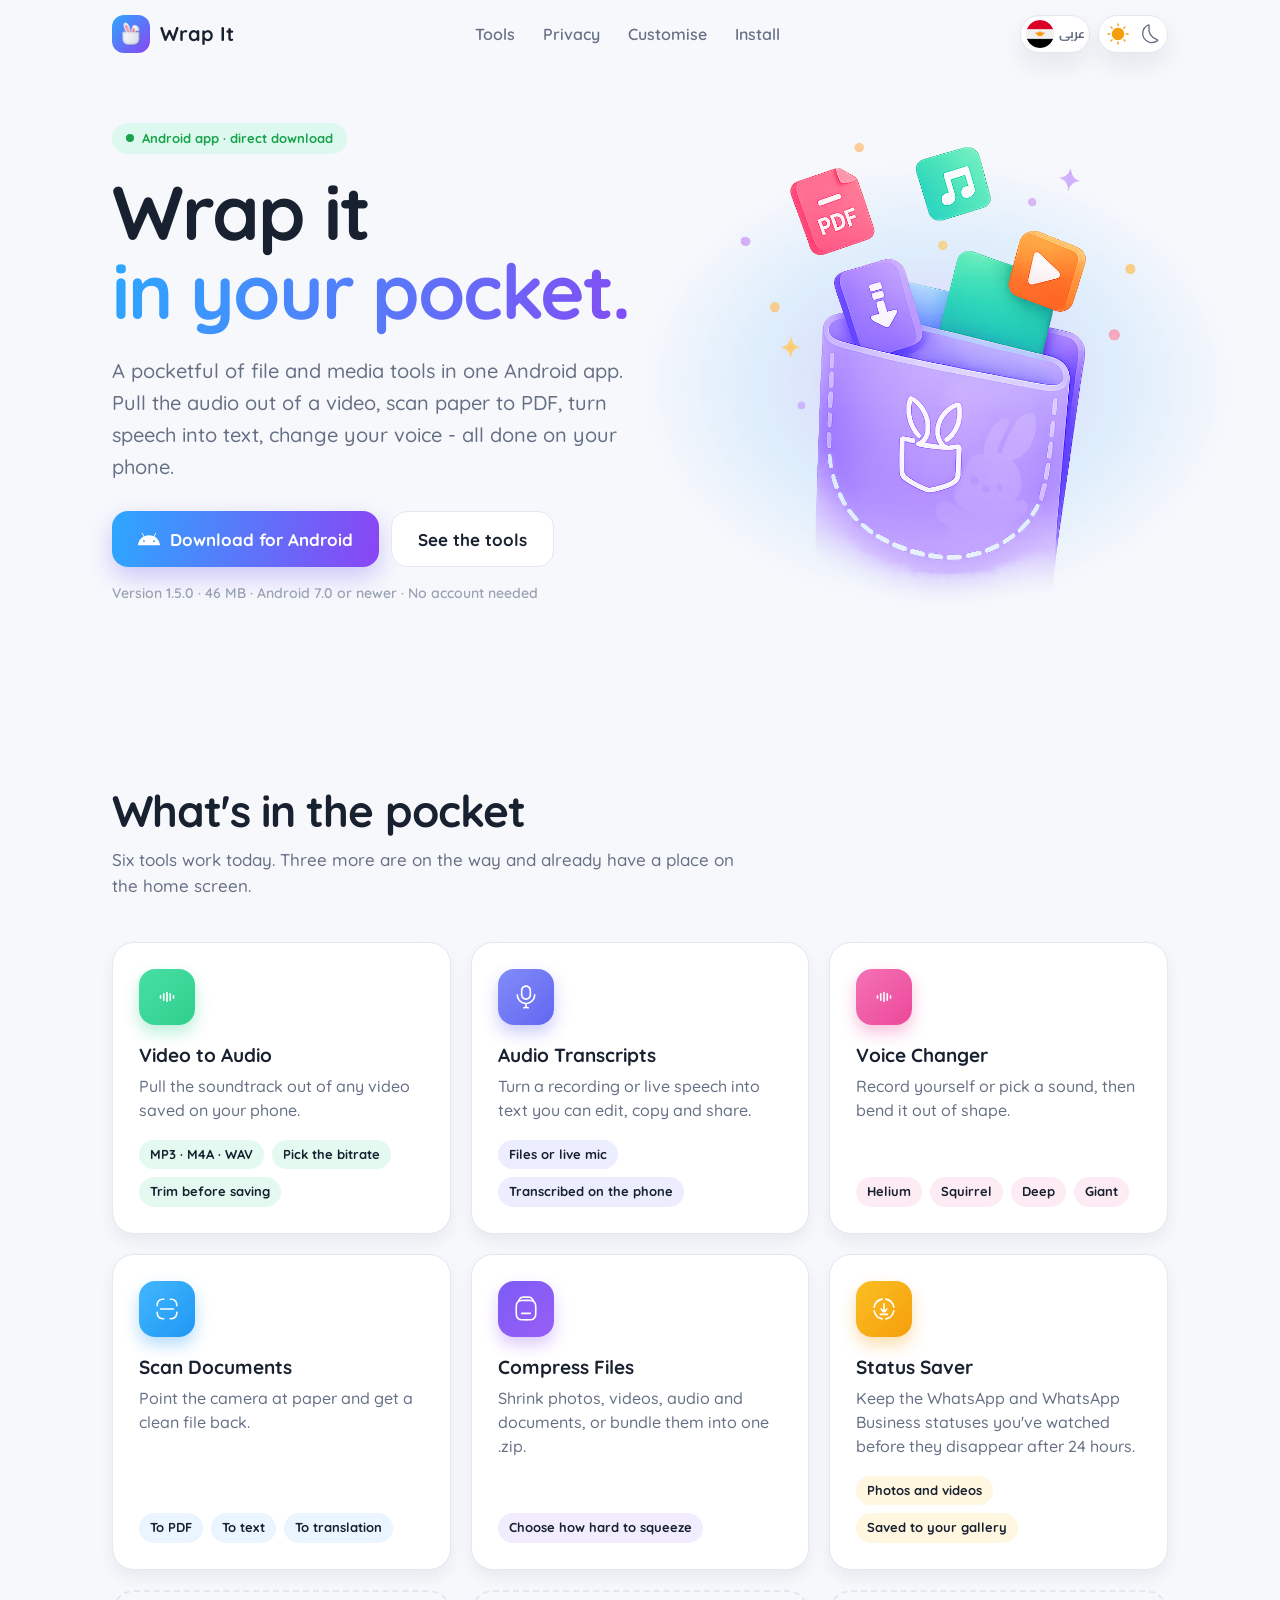
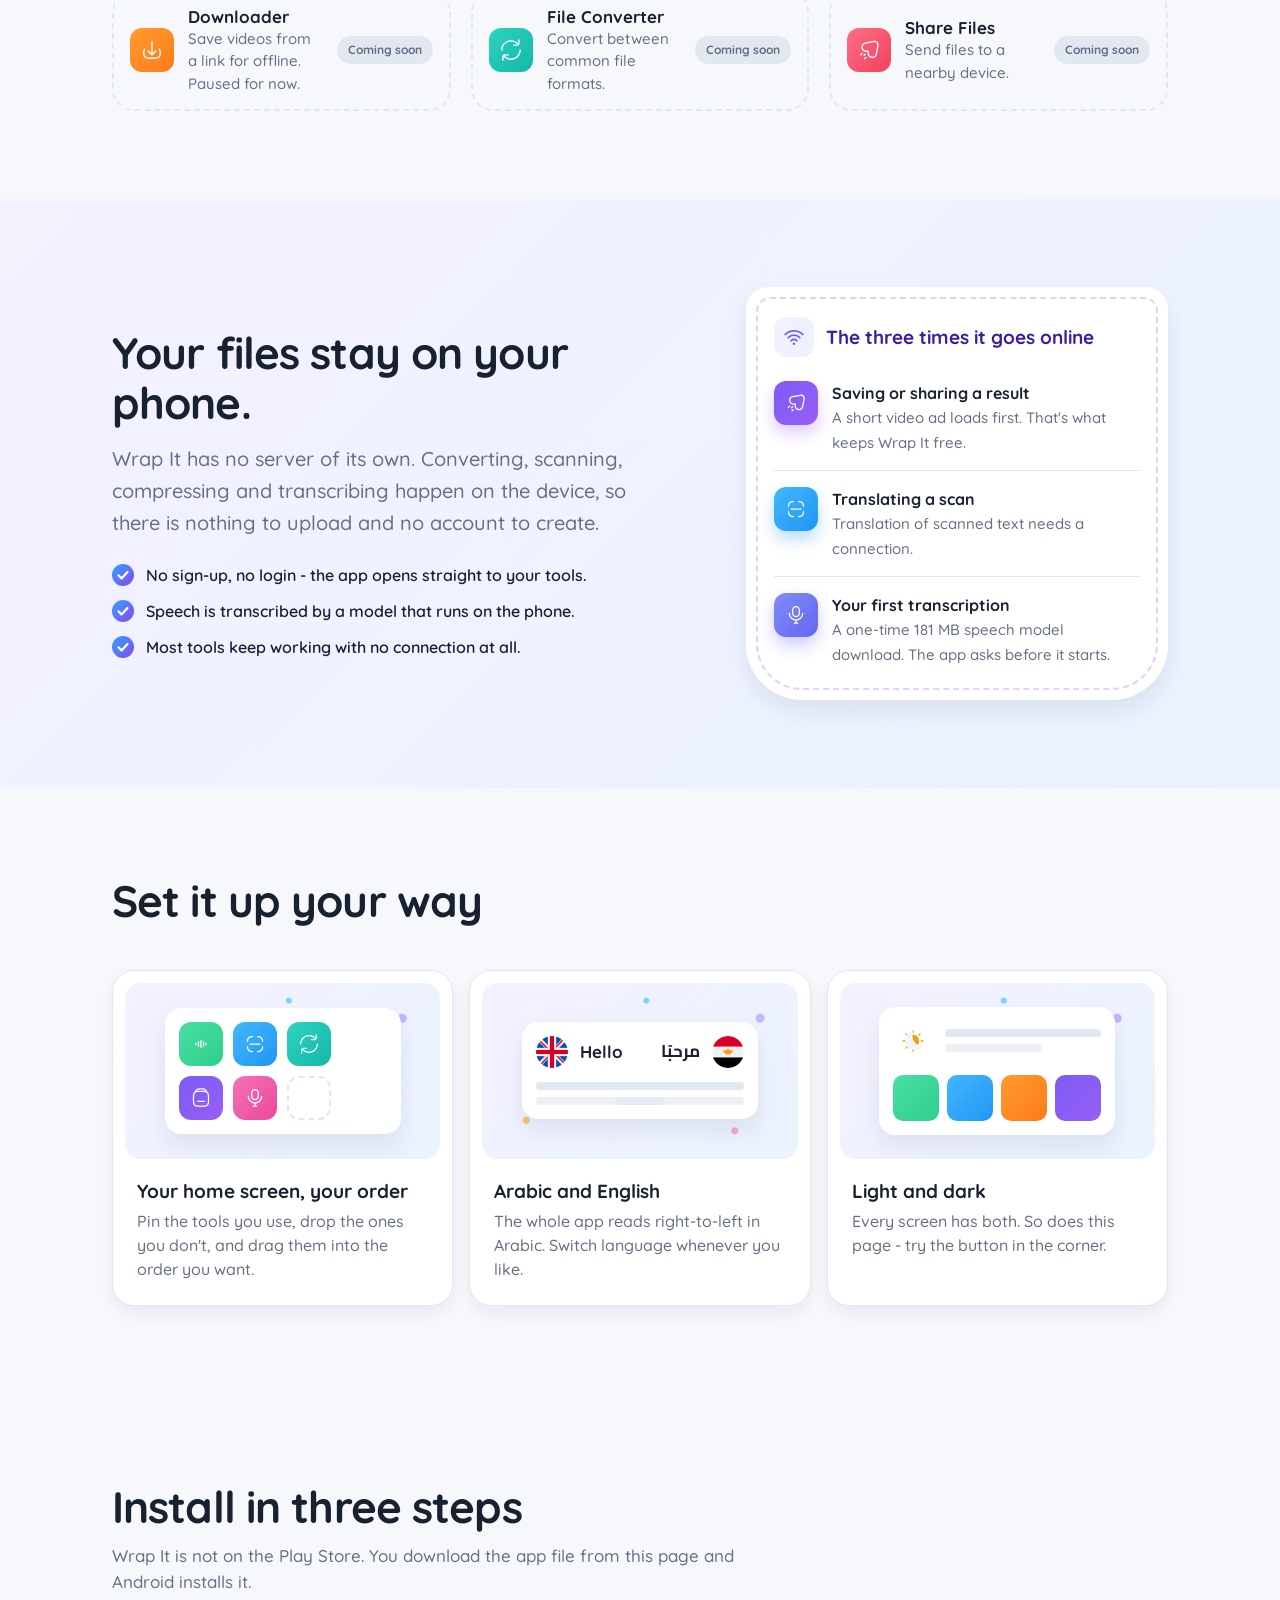
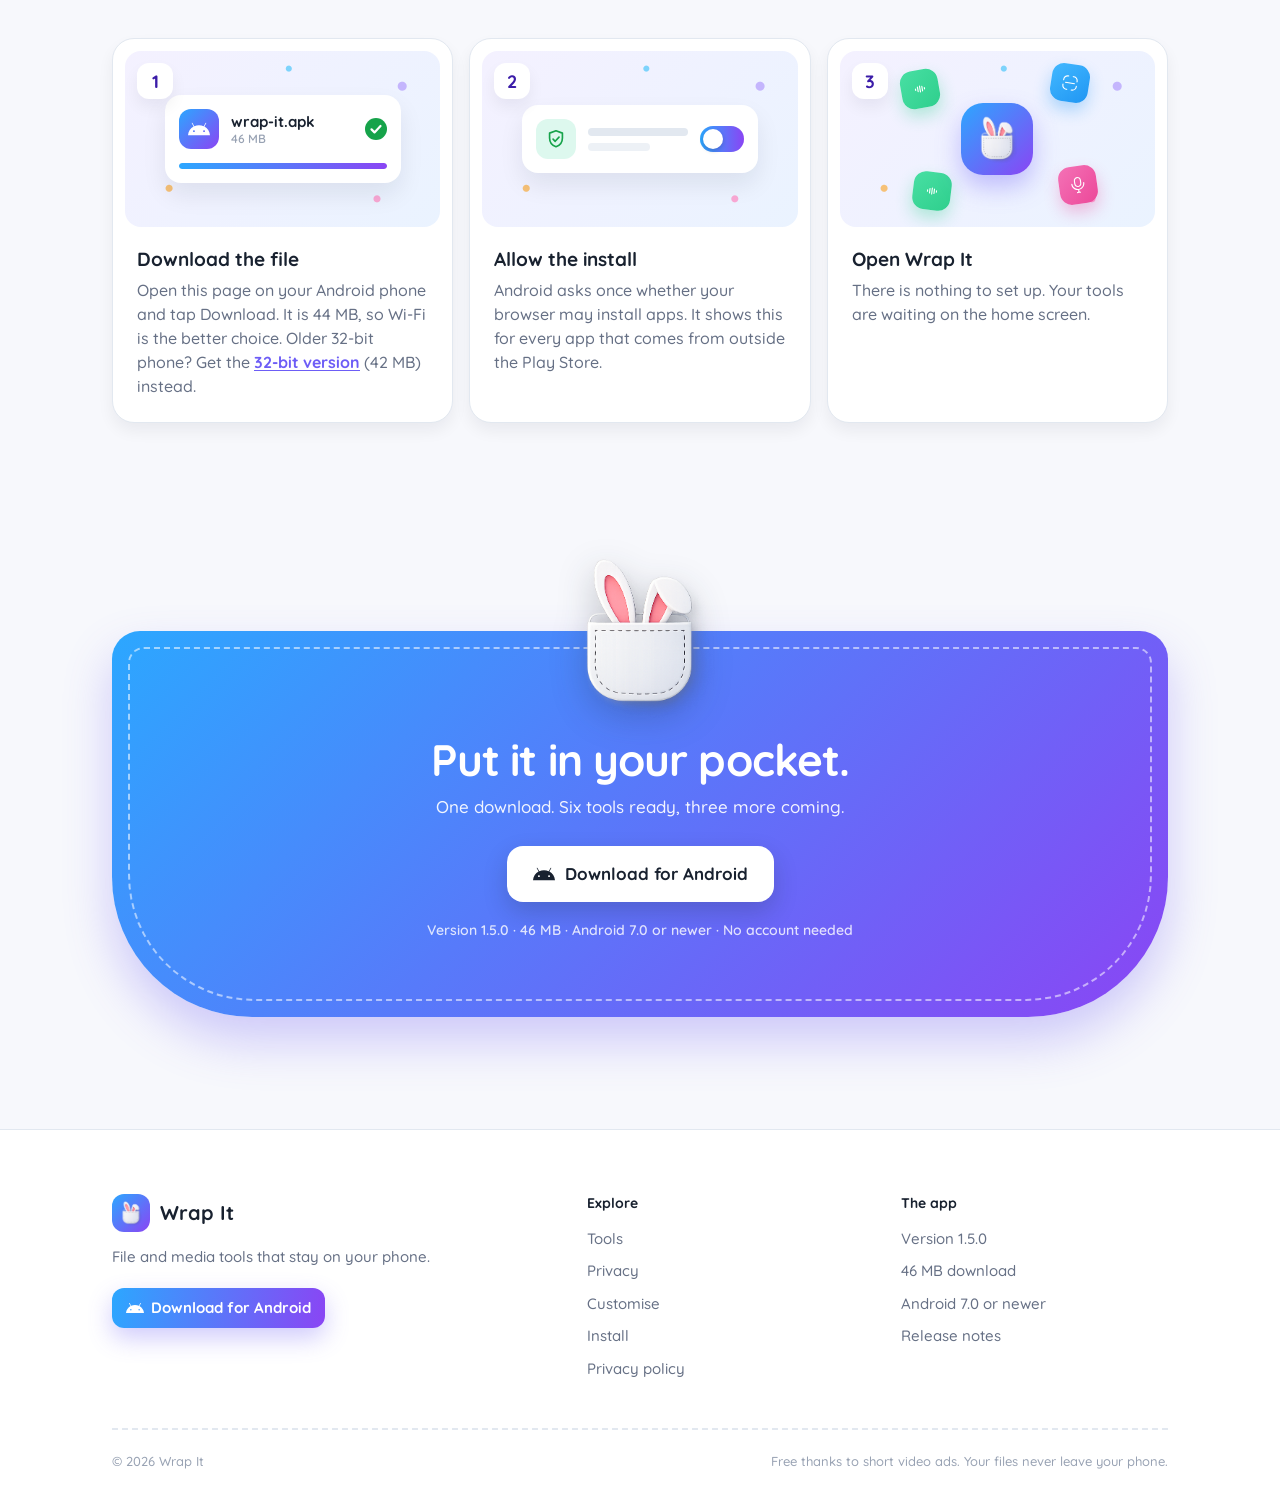
<file: index.html>
<!doctype html>
<html lang="en" dir="ltr">
  <head>
    <meta charset="utf-8" />
    <meta name="viewport" content="width=device-width, initial-scale=1" />
    <title>Wrap It - file and media tools in your pocket</title>
    <meta
      name="description"
      content="Wrap It is an Android app of everyday file and media tools: video to audio, document scanning, speech to text, a voice changer, a status saver and file compression. Everything runs on your phone."
    />
    <meta
      property="og:title"
      content="Wrap It - file and media tools in your pocket"
    />
    <meta
      property="og:description"
      content="Video to audio, scanning, speech to text, voice effects and compression - all on your Android phone."
    />
    <meta property="og:type" content="website" />
    <meta name="theme-color" content="#F7F8FC" />
    <link rel="icon" type="image/png" href="assets/favicon.png" />
    <link rel="apple-touch-icon" href="assets/favicon.png" />

    <script>
      // Applied before first paint so the saved theme and language never flash.
      (function () {
        var root = document.documentElement;
        var theme, lang;
        try {
          theme = localStorage.getItem("wrap-it-theme");
          lang = localStorage.getItem("wrap-it-lang");
        } catch (e) {}
        if (!theme) {
          theme = window.matchMedia("(prefers-color-scheme: dark)").matches
            ? "dark"
            : "light";
        }
        if (!lang) {
          lang =
            (navigator.language || "en").toLowerCase().indexOf("ar") === 0
              ? "ar"
              : "en";
        }
        root.dataset.theme = theme;
        root.lang = lang;
        root.dir = lang === "ar" ? "rtl" : "ltr";
        root.classList.add("js");
      })();
    </script>

    <link rel="preconnect" href="https://fonts.googleapis.com" />
    <link rel="preconnect" href="https://fonts.gstatic.com" crossorigin />
    <link
      href="https://fonts.googleapis.com/css2?family=Cairo:wght@500;600;700;800&family=Quicksand:wght@500;600;700&display=swap"
      rel="stylesheet"
    />
    <link rel="stylesheet" href="styles.css" />
  </head>

  <body>
    <a class="skip-link" href="#main" data-i18n="skip">Skip to content</a>

    <header class="nav">
      <div class="nav__inner container">
        <a class="brand" href="#top" aria-label="Wrap It">
          <img src="assets/logo.png" alt="" width="431" height="466" />
          <span data-i18n="appName">Wrap It</span>
        </a>

        <nav class="nav__links" aria-label="Sections">
          <a href="#tools" data-i18n="navTools">Tools</a>
          <a href="#privacy" data-i18n="navPrivacy">Privacy</a>
          <a href="#yours" data-i18n="footYours">Customise</a>
          <a href="#install" data-i18n="navInstall">Install</a>
        </nav>

        <div class="nav__actions">
          <button class="switch switch--lang" id="lang-toggle" type="button">
            <span class="switch__knob" aria-hidden="true">
              <img class="flag-eg" src="assets/flag-eg.png" alt="" width="28" height="28" />
              <img class="flag-uk" src="assets/flag-uk.png" alt="" width="28" height="28" />
            </span>
            <span class="switch__rest" aria-hidden="true">
              <span class="code-ar">عربى</span>
              <span class="code-en">EN</span>
            </span>
          </button>
          <button class="switch switch--theme" id="theme-toggle" type="button" role="switch">
            <span class="switch__knob" aria-hidden="true">
              <span class="glyph glyph--sun-on"></span>
              <span class="glyph glyph--moon-on"></span>
            </span>
            <span class="switch__rest" aria-hidden="true">
              <span class="glyph glyph--moon-off"></span>
              <span class="glyph glyph--sun-off"></span>
            </span>
          </button>
        </div>
      </div>
    </header>

    <main id="main">
      <section class="hero" id="top">
        <div class="hero__inner container">
          <div class="hero__copy">
            <p class="pill">
              <span class="pill__dot" aria-hidden="true"></span>
              <span data-i18n="heroPill">Android app · direct download</span>
            </p>
            <h1 data-i18n-html="heroTitle">
              Wrap it <span class="grad">in your pocket.</span>
            </h1>
            <p class="lead" data-i18n="heroLead">
              A pocketful of file and media tools in one Android app. Pull the
              audio out of a video, scan paper to PDF, turn speech into text,
              change your voice - all done on your phone.
            </p>
            <div class="hero__cta">
              <a class="btn btn--primary" href="/download">
                <span class="btn__icon" aria-hidden="true"></span>
                <span data-i18n="download">Download for Android</span>
              </a>
              <a class="btn btn--ghost" href="#tools" data-i18n="seeTools"
                >See the tools</a
              >
            </div>
            <p class="meta" data-i18n="meta">
              Version 1.5.0 · 46 MB · Android 7.0 or newer · No account needed
            </p>
          </div>

          <div class="hero__art" aria-hidden="true">
            <div class="hero__glow"></div>
            <img src="assets/hero.png" alt="" width="838" height="939" />
          </div>
        </div>
      </section>

      <section class="section" id="tools">
        <div class="container">
          <header class="section__head reveal">
            <h2 data-i18n="toolsTitle">What's in the pocket</h2>
            <p data-i18n="toolsLead">
              Six tools work today. Three more are on the way and already have
              a place on the home screen.
            </p>
          </header>

          <ul class="tools">
            <li
              class="tool reveal"
              style="
                --g1: #48dfa3;
                --g2: #2fcf8d;
                --tint: #e4faf1;
                --tint-d: #12362a;
              "
            >
              <span
                class="tool__tile"
                style="--icon: url(assets/icons/voice.svg)"
              ></span>
              <h3 data-i18n="t1Title">Video to Audio</h3>
              <p data-i18n="t1Body">
                Pull the soundtrack out of any video saved on your phone.
              </p>
              <ul class="tags">
                <li>MP3 · M4A · WAV</li>
                <li data-i18n="t1TagA">Pick the bitrate</li>
                <li data-i18n="t1TagB">Trim before saving</li>
              </ul>
            </li>

            <li
              class="tool reveal"
              style="
                --g1: #818cf8;
                --g2: #6366f1;
                --tint: #eceeff;
                --tint-d: #20243f;
              "
            >
              <span
                class="tool__tile"
                style="--icon: url(assets/icons/microphone.svg)"
              ></span>
              <h3 data-i18n="t2Title">Audio Transcripts</h3>
              <p data-i18n="t2Body">
                Turn a recording or live speech into text you can edit, copy and
                share.
              </p>
              <ul class="tags">
                <li data-i18n="t2TagA">Files or live mic</li>
                <li data-i18n="t2TagB">Transcribed on the phone</li>
              </ul>
            </li>

            <li
              class="tool reveal"
              style="
                --g1: #f472b6;
                --g2: #ec4899;
                --tint: #fdecf4;
                --tint-d: #3b1b2c;
              "
            >
              <span
                class="tool__tile"
                style="--icon: url(assets/icons/voice.svg)"
              ></span>
              <h3 data-i18n="t3Title">Voice Changer</h3>
              <p data-i18n="t3Body">
                Record yourself or pick a sound, then bend it out of shape.
              </p>
              <ul class="tags">
                <li data-i18n="t3TagA">Helium</li>
                <li data-i18n="t3TagB">Squirrel</li>
                <li data-i18n="t3TagC">Deep</li>
                <li data-i18n="t3TagD">Giant</li>
              </ul>
            </li>

            <li
              class="tool reveal"
              style="
                --g1: #42b8ff;
                --g2: #2096f3;
                --tint: #eaf5ff;
                --tint-d: #172c3d;
              "
            >
              <span
                class="tool__tile"
                style="--icon: url(assets/icons/scan.svg)"
              ></span>
              <h3 data-i18n="t4Title">Scan Documents</h3>
              <p data-i18n="t4Body">
                Point the camera at paper and get a clean file back.
              </p>
              <ul class="tags">
                <li data-i18n="t4TagA">To PDF</li>
                <li data-i18n="t4TagB">To text</li>
                <li data-i18n="t4TagC">To translation</li>
              </ul>
            </li>

            <li
              class="tool reveal"
              style="
                --g1: #7c5cf6;
                --g2: #985ef5;
                --tint: #f2ecff;
                --tint-d: #2d2445;
              "
            >
              <span
                class="tool__tile"
                style="--icon: url(assets/icons/folder.svg)"
              ></span>
              <h3 data-i18n="t6Title">Compress Files</h3>
              <p data-i18n="t6Body">
                Shrink photos, videos, audio and documents, or bundle them into
                one .zip.
              </p>
              <ul class="tags">
                <li data-i18n="t6TagA">Choose how hard to squeeze</li>
              </ul>
            </li>

            <li
              class="tool reveal"
              style="
                --g1: #fbbf24;
                --g2: #f59e0b;
                --tint: #fff7e0;
                --tint-d: #3a3012;
              "
            >
              <span
                class="tool__tile"
                style="--icon: url(assets/icons/status-saver.svg)"
              ></span>
              <h3 data-i18n="t9Title">Status Saver</h3>
              <p data-i18n="t9Body">
                Keep the WhatsApp and WhatsApp Business statuses you've watched
                before they disappear after 24 hours.
              </p>
              <ul class="tags">
                <li data-i18n="t9TagA">Photos and videos</li>
                <li data-i18n="t9TagB">Saved to your gallery</li>
              </ul>
            </li>
          </ul>

          <ul class="soon reveal">
            <li style="--g1: #ff9c2e; --g2: #ff7a1a">
              <span
                class="tool__tile"
                style="--icon: url(assets/icons/download.svg)"
              ></span>
              <div>
                <h3 data-i18n="t5Title">Downloader</h3>
                <p data-i18n="t5Body">Save videos from a link for offline. Paused for now.</p>
              </div>
              <span class="badge" data-i18n="soon">Coming soon</span>
            </li>
            <li style="--g1: #2dd4bf; --g2: #14b8a6">
              <span
                class="tool__tile"
                style="--icon: url(assets/icons/refresh.svg)"
              ></span>
              <div>
                <h3 data-i18n="t7Title">File Converter</h3>
                <p data-i18n="t7Body">Convert between common file formats.</p>
              </div>
              <span class="badge" data-i18n="soon">Coming soon</span>
            </li>
            <li style="--g1: #fb7185; --g2: #f43f5e">
              <span
                class="tool__tile"
                style="--icon: url(assets/icons/send.svg)"
              ></span>
              <div>
                <h3 data-i18n="t8Title">Share Files</h3>
                <p data-i18n="t8Body">Send files to a nearby device.</p>
              </div>
              <span class="badge" data-i18n="soon">Coming soon</span>
            </li>
          </ul>
        </div>
      </section>

      <section class="section section--tinted" id="privacy">
        <div class="privacy container">
          <div class="privacy__copy reveal">
            <h2 data-i18n="privTitle">Your files stay on your phone.</h2>
            <p class="lead" data-i18n="privLead">
              Wrap It has no server of its own. Converting, scanning,
              compressing and transcribing happen on the device, so there is
              nothing to upload and no account to create.
            </p>
            <ul class="checks">
              <li data-i18n="privA">
                No sign-up, no login - the app opens straight to your tools.
              </li>
              <li data-i18n="privB">
                Speech is transcribed by a model that runs on the phone.
              </li>
              <li data-i18n="privC">
                Most tools keep working with no connection at all.
              </li>
            </ul>
          </div>

          <aside class="stitched reveal">
            <div class="online__head">
              <span class="online__signal" aria-hidden="true">
                <svg viewBox="0 0 24 24">
                  <path d="M2.500 9.200a13.500 13.500 0 0 1 19 0" />
                  <path d="M5.700 12.600a9 9 0 0 1 12.600 0" />
                  <path d="M8.900 16a4.500 4.500 0 0 1 6.200 0" />
                  <circle cx="12" cy="19.300" r="1.300" />
                </svg>
              </span>
              <h3 data-i18n="onlineTitle">The three times it goes online</h3>
            </div>
            <ul class="online">
              <li>
                <span
                  class="tool__tile online__tile"
                  style="--g1: #7c5cf6; --g2: #985ef5; --icon: url(assets/icons/send.svg)"
                  aria-hidden="true"
                ></span>
                <div class="online__text">
                  <strong data-i18n="onlineAHead">Saving or sharing a result</strong>
                  <span data-i18n="onlineABody"
                    >A short video ad loads first. That's what keeps Wrap It free.</span
                  >
                </div>
              </li>
              <li>
                <span
                  class="tool__tile online__tile"
                  style="--g1: #42b8ff; --g2: #2096f3; --icon: url(assets/icons/scan.svg)"
                  aria-hidden="true"
                ></span>
                <div class="online__text">
                  <strong data-i18n="onlineBHead">Translating a scan</strong>
                  <span data-i18n="onlineBBody"
                    >Translation of scanned text needs a connection.</span
                  >
                </div>
              </li>
              <li>
                <span
                  class="tool__tile online__tile"
                  style="--g1: #818cf8; --g2: #6366f1; --icon: url(assets/icons/microphone.svg)"
                  aria-hidden="true"
                ></span>
                <div class="online__text">
                  <strong data-i18n="onlineCHead"
                    >Your first transcription</strong
                  >
                  <span data-i18n="onlineCBody"
                    >A one-time 181 MB speech model download. The app asks before
                    it starts.</span
                  >
                </div>
              </li>
            </ul>
          </aside>
        </div>
      </section>

      <section class="section" id="yours">
        <div class="container">
          <header class="section__head reveal">
            <h2 data-i18n="yoursTitle">Set it up your way</h2>
          </header>
          <ul class="trio">
            <li class="reveal">
              <div class="step__art" aria-hidden="true">
                <div class="mock mock--grid">
                  <span
                    class="tool__tile grid__tile grid__tile--a"
                    style="--g1: #48dfa3; --g2: #2fcf8d; --icon: url(assets/icons/voice.svg)"
                  ></span>
                  <span
                    class="tool__tile grid__tile grid__tile--b"
                    style="--g1: #42b8ff; --g2: #2096f3; --icon: url(assets/icons/scan.svg)"
                  ></span>
                  <span
                    class="tool__tile grid__tile"
                    style="--g1: #2dd4bf; --g2: #14b8a6; --icon: url(assets/icons/refresh.svg)"
                  ></span>
                  <span
                    class="tool__tile grid__tile"
                    style="--g1: #7c5cf6; --g2: #985ef5; --icon: url(assets/icons/folder.svg)"
                  ></span>
                  <span
                    class="tool__tile grid__tile grid__tile--out"
                    style="--g1: #f472b6; --g2: #ec4899; --icon: url(assets/icons/microphone.svg)"
                  ></span>
                  <span class="grid__slot"></span>
                </div>
              </div>
              <h3 data-i18n="y1Title">Your home screen, your order</h3>
              <p data-i18n="y1Body">
                Pin the tools you use, drop the ones you don't, and drag them
                into the order you want.
              </p>
            </li>
            <li class="reveal">
              <div class="step__art" aria-hidden="true">
                <div class="mock mock--lang">
                  <div class="lang-face lang-face--en" dir="ltr">
                    <div class="mock__row">
                      <img src="assets/flag-uk.png" alt="" width="32" height="32" />
                      <b>Hello</b>
                    </div>
                    <span class="mock__lines"><i></i><i></i></span>
                  </div>
                  <div class="lang-face lang-face--ar" dir="rtl">
                    <div class="mock__row">
                      <img src="assets/flag-eg.png" alt="" width="32" height="32" />
                      <b>مرحبًا</b>
                    </div>
                    <span class="mock__lines"><i></i><i></i></span>
                  </div>
                </div>
              </div>
              <h3 data-i18n="y2Title">Arabic and English</h3>
              <p data-i18n="y2Body">
                The whole app reads right-to-left in Arabic. Switch language
                whenever you like.
              </p>
            </li>
            <li class="reveal">
              <div class="step__art" aria-hidden="true">
                <div class="mock mock--theme">
                  <div class="mock__row">
                    <span class="theme-orb">
                      <span class="glyph glyph--sun-on"></span>
                      <span class="glyph glyph--moon-on"></span>
                    </span>
                    <span class="mock__lines"><i></i><i></i></span>
                  </div>
                  <div class="theme-tiles">
                    <span style="--g1: #48dfa3; --g2: #2fcf8d"></span>
                    <span style="--g1: #42b8ff; --g2: #2096f3"></span>
                    <span style="--g1: #ff9c2e; --g2: #ff7a1a"></span>
                    <span style="--g1: #7c5cf6; --g2: #985ef5"></span>
                  </div>
                </div>
              </div>
              <h3 data-i18n="y3Title">Light and dark</h3>
              <p data-i18n="y3Body">
                Every screen has both. So does this page - try the button in the
                corner.
              </p>
            </li>
          </ul>
        </div>
      </section>

      <section class="section" id="install">
        <div class="container">
          <header class="section__head reveal">
            <h2 data-i18n="installTitle">Install in three steps</h2>
            <p data-i18n="installLead">
              Wrap It is not on the Play Store. You download the app file from
              this page and Android installs it.
            </p>
          </header>

          <ol class="steps">
            <li class="reveal">
              <div class="step__art" aria-hidden="true">
                <div class="mock mock--download">
                  <div class="mock__row">
                    <span class="mock__tile mock__tile--brand"></span>
                    <span class="mock__text" dir="ltr">
                      <b>wrap-it.apk</b>
                      <small>46 MB</small>
                    </span>
                    <span class="mock__check"></span>
                  </div>
                  <div class="mock__bar"><span></span></div>
                </div>
              </div>
              <h3 data-i18n="s1Title">Download the file</h3>
              <p data-i18n-html="s1Body">
                Open this page on your Android phone and tap Download. It is 44
                MB, so Wi-Fi is the better choice. Older 32-bit phone? Get the
                <a href="/download-32bit">32-bit version</a> (42 MB) instead.
              </p>
            </li>
            <li class="reveal">
              <div class="step__art" aria-hidden="true">
                <div class="mock mock--allow">
                  <div class="mock__row">
                    <span class="mock__tile mock__tile--shield">
                      <svg viewBox="0 0 24 24">
                        <path d="M12 3l7 2.6v5.2c0 4.3-2.9 8.2-7 9.7-4.1-1.500-7-5.400-7-9.700V5.600L12 3z" />
                        <path d="M8.800 12.200l2.300 2.300 4.200-4.600" />
                      </svg>
                    </span>
                    <span class="mock__lines"><i></i><i></i></span>
                    <span class="mock__toggle"><span></span></span>
                  </div>
                </div>
              </div>
              <h3 data-i18n="s2Title">Allow the install</h3>
              <p data-i18n="s2Body">
                Android asks once whether your browser may install apps. It
                shows this for every app that comes from outside the Play Store.
              </p>
            </li>
            <li class="reveal">
              <div class="step__art" aria-hidden="true">
                <div class="launch">
                  <span class="launch__ring"></span>
                  <span class="launch__ring"></span>
                  <span
                    class="tool__tile launch__tile"
                    style="--g1: #48dfa3; --g2: #2fcf8d; --icon: url(assets/icons/voice.svg)"
                  ></span>
                  <span
                    class="tool__tile launch__tile"
                    style="--g1: #42b8ff; --g2: #2096f3; --icon: url(assets/icons/scan.svg)"
                  ></span>
                  <span
                    class="tool__tile launch__tile"
                    style="--g1: #48dfa3; --g2: #2fcf8d; --icon: url(assets/icons/voice.svg)"
                  ></span>
                  <span
                    class="tool__tile launch__tile"
                    style="--g1: #f472b6; --g2: #ec4899; --icon: url(assets/icons/microphone.svg)"
                  ></span>
                  <img class="launch__icon" src="assets/logo.png" alt="" width="431" height="466" />
                </div>
              </div>
              <h3 data-i18n="s3Title">Open Wrap It</h3>
              <p data-i18n="s3Body">
                There is nothing to set up. Your tools are waiting on the home
                screen.
              </p>
            </li>
          </ol>
        </div>
      </section>

      <section class="section section--pocket">
        <div class="container">
          <div class="pocket reveal">
            <img
              class="pocket__logo"
              src="assets/logo.png"
              alt=""
              width="431"
              height="466"
            />
            <h2 data-i18n="pocketTitle">Put it in your pocket.</h2>
            <p data-i18n="pocketBody">
              One download. Six tools ready, three more coming.
            </p>
            <a class="btn btn--light" href="/download">
              <span class="btn__icon" aria-hidden="true"></span>
              <span data-i18n="download">Download for Android</span>
            </a>
            <p class="meta" data-i18n="meta">
              Version 1.5.0 · 46 MB · Android 7.0 or newer · No account needed
            </p>
          </div>
        </div>
      </section>
    </main>

    <footer class="footer">
      <div class="container">
        <div class="footer__top">
          <div class="footer__brand">
            <a class="brand" href="#top" aria-label="Wrap It">
              <img src="assets/logo.png" alt="" width="431" height="466" />
              <span data-i18n="appName">Wrap It</span>
            </a>
            <p data-i18n="footTagline">
              File and media tools that stay on your phone.
            </p>
            <a class="btn btn--primary btn--sm" href="/download">
              <span class="btn__icon" aria-hidden="true"></span>
              <span data-i18n="download">Download for Android</span>
            </a>
          </div>

          <nav class="footer__col" aria-labelledby="foot-explore">
            <h2 id="foot-explore" data-i18n="footExplore">Explore</h2>
            <ul>
              <li><a href="#tools" data-i18n="navTools">Tools</a></li>
              <li><a href="#privacy" data-i18n="navPrivacy">Privacy</a></li>
              <li><a href="#yours" data-i18n="footYours">Customise</a></li>
              <li><a href="#install" data-i18n="navInstall">Install</a></li>
              <li><a href="/privacy" data-i18n="footPolicy">Privacy policy</a></li>
            </ul>
          </nav>

          <div class="footer__col">
            <h2 data-i18n="footApp">The app</h2>
            <ul>
              <li data-i18n="footVersion">Version 1.5.0</li>
              <li data-i18n="footSize">46 MB download</li>
              <li data-i18n="footAndroid">Android 7.0 or newer</li>
              <li>
                <a
                  href="https://github.com/elfiky1995/wrap-it-landing/releases/latest"
                  data-i18n="footReleases"
                  >Release notes</a
                >
              </li>
            </ul>
          </div>
        </div>

        <div class="footer__bottom">
          <p data-i18n="footCopy">© 2026 Wrap It</p>
          <p data-i18n="footNote">
            Free thanks to short video ads. Your files never leave your phone.
          </p>
        </div>
      </div>
    </footer>

    <script src="main.js" defer></script>
  </body>
</html>
</file>
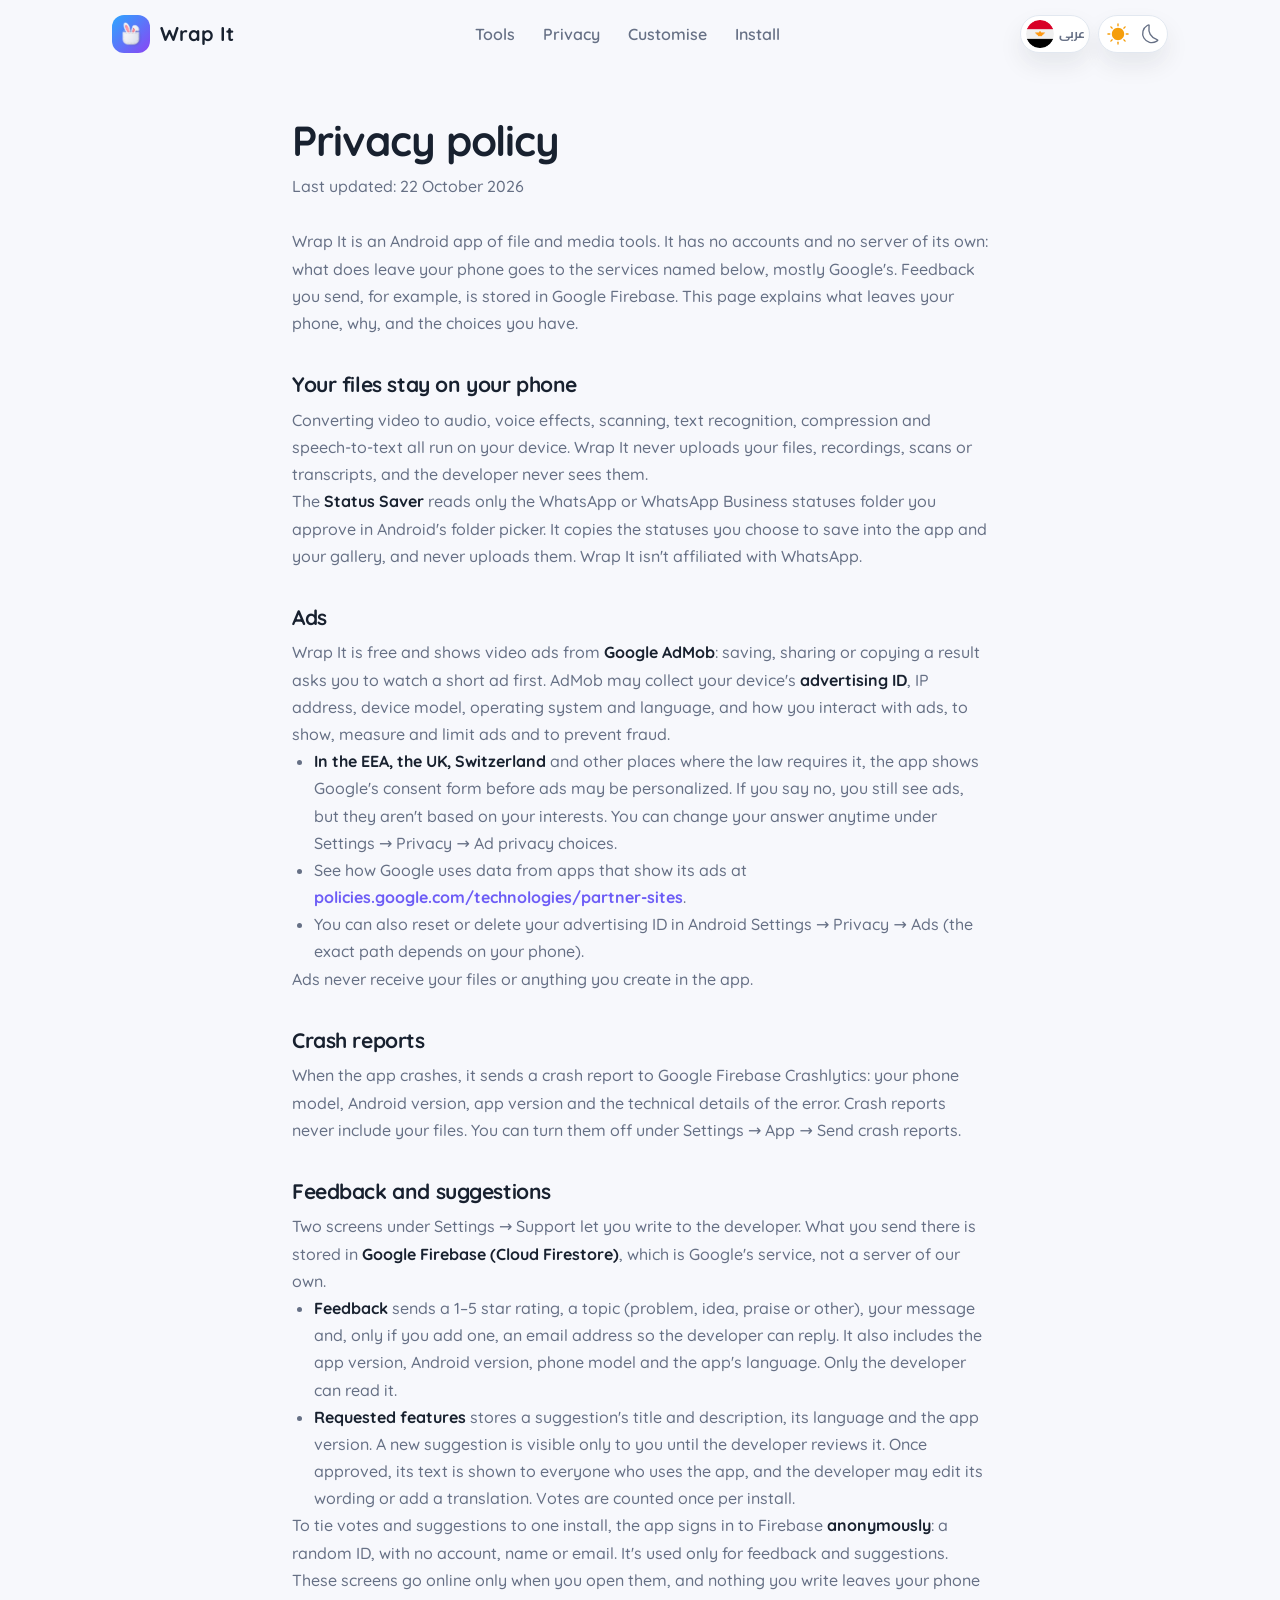
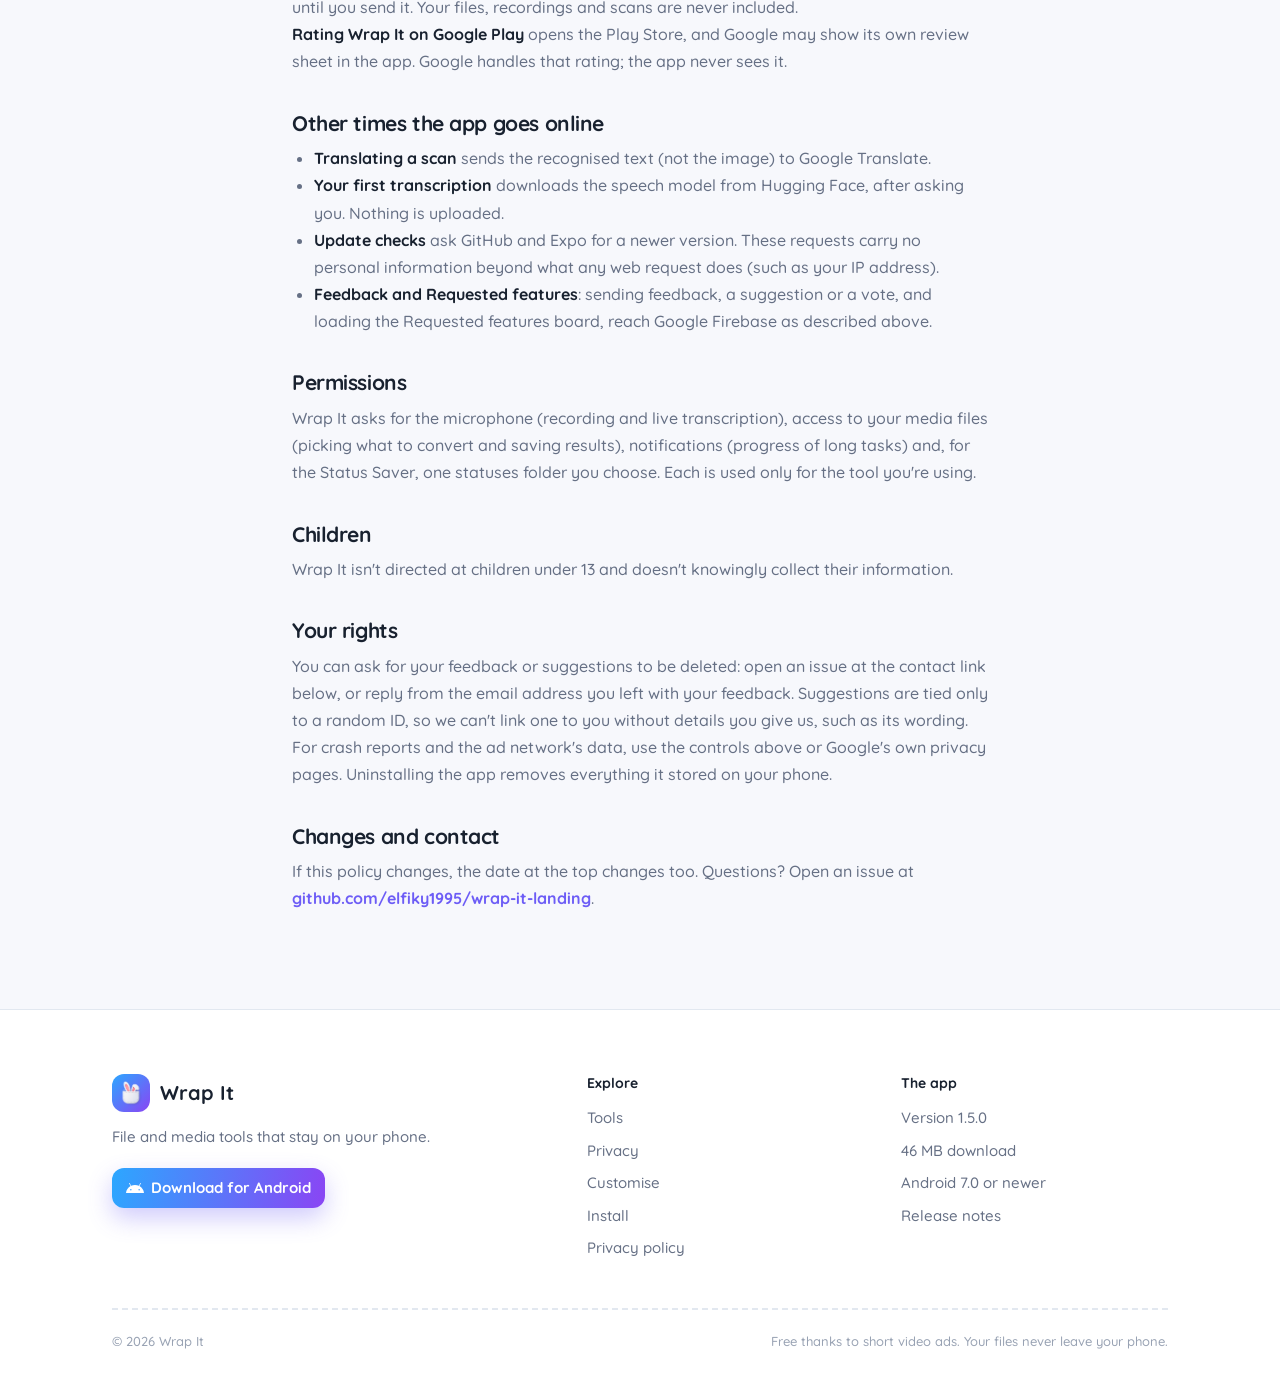
<file: privacy.html>
<!doctype html>
<html lang="en" dir="ltr">
  <head>
    <meta charset="utf-8" />
    <meta name="viewport" content="width=device-width, initial-scale=1" />
    <title data-ar="سياسة الخصوصية - Wrap It">Privacy policy - Wrap It</title>
    <meta
      name="description"
      content="What the Wrap It Android app collects, what stays on your phone, and the choices you have about ads, crash reports and feedback."
    />
    <meta name="theme-color" content="#F7F8FC" />
    <link rel="icon" type="image/png" href="assets/favicon.png" />

    <script>
      // Same saved theme and language as the home page, applied before first paint.
      (function () {
        var root = document.documentElement;
        var theme, lang;
        try {
          theme = localStorage.getItem("wrap-it-theme");
          lang = localStorage.getItem("wrap-it-lang");
        } catch (e) {}
        if (!theme) {
          theme = window.matchMedia("(prefers-color-scheme: dark)").matches
            ? "dark"
            : "light";
        }
        if (!lang) {
          lang =
            (navigator.language || "en").toLowerCase().indexOf("ar") === 0
              ? "ar"
              : "en";
        }
        root.dataset.theme = theme;
        root.lang = lang;
        root.dir = lang === "ar" ? "rtl" : "ltr";
        root.classList.add("js");
      })();
    </script>

    <link rel="preconnect" href="https://fonts.googleapis.com" />
    <link rel="preconnect" href="https://fonts.gstatic.com" crossorigin />
    <link
      href="https://fonts.googleapis.com/css2?family=Cairo:wght@500;600;700;800&family=Quicksand:wght@500;600;700&display=swap"
      rel="stylesheet"
    />
    <link rel="stylesheet" href="styles.css" />
    <style>
      .policy {
        max-width: 760px;
        padding-block: 48px 72px;
      }
      .policy h1 {
        font-size: clamp(30px, 5vw, 42px);
        line-height: 1.15;
        margin: 0 0 8px;
      }
      .policy h2 {
        font-size: 21px;
        margin: 36px 0 10px;
      }
      .policy p,
      .policy li {
        color: var(--ink-muted);
        line-height: 1.7;
      }
      .policy ul {
        list-style: disc;
        padding-inline-start: 22px;
      }
      .policy strong {
        color: var(--ink);
      }
      .policy a {
        color: var(--accent);
        font-weight: 700;
      }
      .policy__date {
        color: var(--ink-soft);
        margin: 0 0 28px;
      }
      :root[lang="ar"] .policy [data-lang="en"],
      :root:not([lang="ar"]) .policy [data-lang="ar"] {
        display: none;
      }
    </style>
  </head>

  <body>
    <a class="skip-link" href="#main" data-i18n="skip">Skip to content</a>

    <header class="nav">
      <div class="nav__inner container">
        <a class="brand" href="/" aria-label="Wrap It">
          <img src="assets/logo.png" alt="" width="431" height="466" />
          <span data-i18n="appName">Wrap It</span>
        </a>

        <nav class="nav__links" aria-label="Sections">
          <a href="/#tools" data-i18n="navTools">Tools</a>
          <a href="/#privacy" data-i18n="navPrivacy">Privacy</a>
          <a href="/#yours" data-i18n="footYours">Customise</a>
          <a href="/#install" data-i18n="navInstall">Install</a>
        </nav>

        <div class="nav__actions">
          <button class="switch switch--lang" id="lang-toggle" type="button">
            <span class="switch__knob" aria-hidden="true">
              <img class="flag-eg" src="assets/flag-eg.png" alt="" width="28" height="28" />
              <img class="flag-uk" src="assets/flag-uk.png" alt="" width="28" height="28" />
            </span>
            <span class="switch__rest" aria-hidden="true">
              <span class="code-ar">عربى</span>
              <span class="code-en">EN</span>
            </span>
          </button>
          <button class="switch switch--theme" id="theme-toggle" type="button" role="switch">
            <span class="switch__knob" aria-hidden="true">
              <span class="glyph glyph--sun-on"></span>
              <span class="glyph glyph--moon-on"></span>
            </span>
            <span class="switch__rest" aria-hidden="true">
              <span class="glyph glyph--moon-off"></span>
              <span class="glyph glyph--sun-off"></span>
            </span>
          </button>
        </div>
      </div>
    </header>

    <main class="policy container" id="main">
      <!-- English -->
      <article data-lang="en" lang="en" dir="ltr">
        <h1>Privacy policy</h1>
        <p class="policy__date">Last updated: 22 October 2026</p>

        <p>
          Wrap It is an Android app of file and media tools. It has no accounts and no server of
          its own: what does leave your phone goes to the services named below, mostly Google's.
          Feedback you send, for example, is stored in Google Firebase. This page explains what
          leaves your phone, why, and the choices you have.
        </p>

        <h2>Your files stay on your phone</h2>
        <p>
          Converting video to audio, voice effects, scanning, text recognition, compression and
          speech-to-text all run on your device. Wrap It never uploads your files, recordings,
          scans or transcripts, and the developer never sees them.
        </p>
        <p>
          The <strong>Status Saver</strong> reads only the WhatsApp or WhatsApp Business statuses
          folder you approve in Android's folder picker. It copies the statuses you choose to save
          into the app and your gallery, and never uploads them. Wrap It isn't affiliated with
          WhatsApp.
        </p>

        <h2>Ads</h2>
        <p>
          Wrap It is free and shows video ads from <strong>Google AdMob</strong>: saving, sharing
          or copying a result asks you to watch a short ad first. AdMob may
          collect your device's <strong>advertising ID</strong>, IP address, device model,
          operating system and language, and how you interact with ads, to show, measure and
          limit ads and to prevent fraud.
        </p>
        <ul>
          <li>
            <strong>In the EEA, the UK, Switzerland</strong> and other places where the law
            requires it, the app shows Google's consent form before ads may be personalized. If
            you say no, you still see ads, but they aren't based on your interests. You can change
            your answer anytime under Settings → Privacy → Ad privacy choices.
          </li>
          <li>
            See how Google uses data from apps that show its ads at
            <a href="https://policies.google.com/technologies/partner-sites"
              >policies.google.com/technologies/partner-sites</a
            >.
          </li>
          <li>
            You can also reset or delete your advertising ID in Android Settings → Privacy → Ads
            (the exact path depends on your phone).
          </li>
        </ul>
        <p>Ads never receive your files or anything you create in the app.</p>

        <h2>Crash reports</h2>
        <p>
          When the app crashes, it sends a crash report to Google Firebase Crashlytics: your phone
          model, Android version, app version and the technical details of the error. Crash
          reports never include your files. You can turn them off under Settings → App → Send
          crash reports.
        </p>

        <h2>Feedback and suggestions</h2>
        <p>
          Two screens under Settings → Support let you write to the developer. What you send
          there is stored in <strong>Google Firebase (Cloud Firestore)</strong>, which is Google's
          service, not a server of our own.
        </p>
        <ul>
          <li>
            <strong>Feedback</strong> sends a 1–5 star rating, a topic (problem, idea, praise or
            other), your message and, only if you add one, an email address so the developer can
            reply. It also includes the app version, Android version, phone model and the app's
            language. Only the developer can read it.
          </li>
          <li>
            <strong>Requested features</strong> stores a suggestion's title and description, its
            language and the app version. A new suggestion is visible only to you until the
            developer reviews it. Once approved, its text is shown to everyone who uses the app,
            and the developer may edit its wording or add a translation. Votes are counted once
            per install.
          </li>
        </ul>
        <p>
          To tie votes and suggestions to one install, the app signs in to Firebase
          <strong>anonymously</strong>: a random ID, with no account, name or email. It's used
          only for feedback and suggestions.
        </p>
        <p>
          These screens go online only when you open them, and nothing you write leaves your phone
          until you send it. Your files, recordings and scans are never included.
        </p>
        <p>
          <strong>Rating Wrap It on Google Play</strong> opens the Play Store, and Google may show
          its own review sheet in the app. Google handles that rating; the app never sees it.
        </p>

        <h2>Other times the app goes online</h2>
        <ul>
          <li>
            <strong>Translating a scan</strong> sends the recognised text (not the image) to
            Google Translate.
          </li>
          <li>
            <strong>Your first transcription</strong> downloads the speech model from Hugging
            Face, after asking you. Nothing is uploaded.
          </li>
          <li>
            <strong>Update checks</strong> ask GitHub and Expo for a newer version. These requests
            carry no personal information beyond what any web request does (such as your IP
            address).
          </li>
          <li>
            <strong>Feedback and Requested features</strong>: sending feedback, a suggestion or a
            vote, and loading the Requested features board, reach Google Firebase as described
            above.
          </li>
        </ul>

        <h2>Permissions</h2>
        <p>
          Wrap It asks for the microphone (recording and live transcription), access to your
          media files (picking what to convert and saving results), notifications (progress
          of long tasks) and, for the Status Saver, one statuses folder you choose. Each is used
          only for the tool you're using.
        </p>

        <h2>Children</h2>
        <p>
          Wrap It isn't directed at children under 13 and doesn't knowingly collect their
          information.
        </p>

        <h2>Your rights</h2>
        <p>
          You can ask for your feedback or suggestions to be deleted: open an issue at the contact
          link below, or reply from the email address you left with your feedback. Suggestions
          are tied only to a random ID, so we can't link one to you without details you give us,
          such as its wording. For crash reports and the ad network's data, use the controls
          above or Google's own privacy pages. Uninstalling the app removes everything it stored
          on your phone.
        </p>

        <h2>Changes and contact</h2>
        <p>
          If this policy changes, the date at the top changes too. Questions? Open an issue at
          <a href="https://github.com/elfiky1995/wrap-it-landing/issues"
            >github.com/elfiky1995/wrap-it-landing</a
          >.
        </p>
      </article>

      <!-- العربية -->
      <article data-lang="ar" lang="ar" dir="rtl">
        <h1>سياسة الخصوصية</h1>
        <p class="policy__date">آخر تحديث: 22 أكتوبر 2026</p>

        <p>
          Wrap It تطبيق أندرويد لأدوات الملفات والوسائط، بلا حسابات وبلا خادم خاص به. وما يخرج من
          هاتفك يذهب إلى الخدمات المذكورة أدناه، ومعظمها من Google: فالملاحظات التي ترسلها مثلًا
          تُحفظ في Google Firebase. توضح هذه الصفحة ما الذي يخرج من هاتفك ولماذا، والخيارات
          المتاحة لك.
        </p>

        <h2>ملفاتك تبقى على هاتفك</h2>
        <p>
          تحويل الفيديو إلى صوت، وتغيير الصوت، والمسح الضوئي، والتعرف على النصوص، والضغط،
          وتفريغ الكلام إلى نص، كلها تتم على جهازك. لا يرفع Wrap It ملفاتك أو تسجيلاتك أو مسوحاتك
          أو نصوصك أبدًا، ولا يراها المطوّر.
        </p>
        <p>
          يقرأ <strong>حافظ الحالات</strong> فقط مجلد حالات واتساب أو واتساب للأعمال الذي توافق عليه
          في منتقي المجلدات في أندرويد. وينسخ الحالات التي تختار حفظها إلى التطبيق وإلى معرض الصور،
          ولا يرفعها أبدًا. تطبيق Wrap It غير تابع لواتساب.
        </p>

        <h2>الإعلانات</h2>
        <p>
          Wrap It مجاني ويعرض إعلانات فيديو من <strong>Google AdMob</strong>: حفظ النتيجة أو مشاركتها
          أو نسخها يطلب منك مشاهدة إعلان قصير أولًا. وقد تجمع AdMob
          <strong>المعرّف الإعلاني</strong> لجهازك، وعنوان IP، وطراز الجهاز، ونظام التشغيل واللغة،
          وتفاعلك مع الإعلانات، وذلك لعرض الإعلانات وقياسها وتحديد عدد مرات ظهورها ومنع الاحتيال.
        </p>
        <ul>
          <li>
            <strong>في المنطقة الاقتصادية الأوروبية والمملكة المتحدة وسويسرا</strong> وأي مكان آخر
            يفرض القانون فيه ذلك، يعرض التطبيق نموذج الموافقة من Google قبل تخصيص الإعلانات. إن رفضت
            ستظهر لك الإعلانات أيضًا، لكنها لن تعتمد على اهتماماتك. ويمكنك تغيير اختيارك في أي وقت
            من الإعدادات ← الخصوصية ← خيارات خصوصية الإعلانات.
          </li>
          <li>
            لمعرفة كيف تستخدم Google البيانات من التطبيقات التي تعرض إعلاناتها، راجع
            <a href="https://policies.google.com/technologies/partner-sites" dir="ltr"
              >policies.google.com/technologies/partner-sites</a
            >.
          </li>
          <li>
            ويمكنك أيضًا إعادة ضبط المعرّف الإعلاني أو حذفه من إعدادات أندرويد ← الخصوصية ←
            الإعلانات (يختلف المسار حسب الهاتف).
          </li>
        </ul>
        <p>لا تصل الإعلانات أبدًا إلى ملفاتك أو أي شيء تنشئه في التطبيق.</p>

        <h2>تقارير الأعطال</h2>
        <p>
          عند حدوث عطل، يرسل التطبيق تقريرًا إلى Google Firebase Crashlytics يتضمن طراز هاتفك
          وإصدار أندرويد وإصدار التطبيق والتفاصيل التقنية للخطأ، ولا يتضمن ملفاتك أبدًا. يمكنك
          إيقافها من الإعدادات ← التطبيق ← إرسال تقارير الأعطال.
        </p>

        <h2>الملاحظات والاقتراحات</h2>
        <p>
          في الإعدادات ← الدعم شاشتان تتيحان لك مراسلة المطوّر. وما ترسله منهما يُحفظ في
          <strong dir="ltr">Google Firebase (Cloud Firestore)</strong>، وهي خدمة من Google وليست خادمًا خاصًا
          بنا.
        </p>
        <ul>
          <li>
            <strong>الملاحظات</strong> ترسل تقييمًا من 1 إلى 5 نجوم، وموضوعًا (مشكلة أو فكرة أو إشادة
            أو غير ذلك)، ورسالتك، وبريدًا إلكترونيًا إن أضفته فقط ليتمكن المطوّر من الرد عليك. وتتضمن
            أيضًا إصدار التطبيق وإصدار أندرويد وطراز الهاتف ولغة التطبيق. ولا يقرؤها أحد غير المطوّر.
          </li>
          <li>
            <strong>الميزات المطلوبة</strong> تحفظ عنوان الاقتراح ووصفه ولغته وإصدار التطبيق. يظهر
            الاقتراح الجديد لك وحدك حتى يراجعه المطوّر، وبعد الموافقة عليه يظهر نصه لكل مستخدمي
            التطبيق، وقد يعدّل المطوّر صياغته أو يضيف له ترجمة. ويُحتسب صوت واحد لكل تثبيت.
          </li>
        </ul>
        <p>
          ولربط الأصوات والاقتراحات بتثبيت واحد، يسجّل التطبيق الدخول إلى Firebase
          <strong>بشكل مجهول</strong>: معرّف عشوائي، بلا حساب ولا اسم ولا بريد إلكتروني، ولا يُستخدم
          إلا للملاحظات والاقتراحات.
        </p>
        <p>
          لا تتصل هاتان الشاشتان بالإنترنت إلا عندما تفتحهما، ولا يخرج ما تكتبه من هاتفك حتى ترسله.
          ولا تُرفق ملفاتك أو تسجيلاتك أو مسوحاتك أبدًا.
        </p>
        <p>
          <strong>تقييم Wrap It على Google Play</strong> يفتح متجر Play، وقد تعرض Google نافذة
          التقييم الخاصة بها داخل التطبيق. تتولى Google هذا التقييم، ولا يراه التطبيق أبدًا.
        </p>

        <h2>متى يتصل التطبيق بالإنترنت أيضًا</h2>
        <ul>
          <li>
            <strong>ترجمة المسح</strong> ترسل النص المستخرج (وليس الصورة) إلى ترجمة Google.
          </li>
          <li>
            <strong>أول تفريغ صوتي</strong> ينزّل نموذج الكلام من Hugging Face بعد أن يسألك، ولا
            يرفع أي شيء.
          </li>
          <li>
            <strong>البحث عن تحديثات</strong> يسأل GitHub وExpo عن إصدار أحدث، ولا يحمل أي معلومات
            شخصية غير ما يحمله أي طلب على الإنترنت (مثل عنوان IP).
          </li>
          <li>
            <strong>الملاحظات والميزات المطلوبة</strong>: إرسال ملاحظة أو اقتراح أو صوت، وتحميل لوحة
            الميزات المطلوبة، كلها تتصل بخدمة Google Firebase كما هو موضّح أعلاه.
          </li>
        </ul>

        <h2>الأذونات</h2>
        <p>
          يطلب Wrap It إذن الميكروفون (للتسجيل والتفريغ المباشر)، والوصول إلى ملفات الوسائط
          (لاختيار ما تريد تحويله وحفظ النتائج)، والإشعارات (لمتابعة المهام الطويلة)، ومجلد حالات
          واحدًا تختاره لحافظ الحالات. ويُستخدم كل إذن فقط للأداة التي تستعملها.
        </p>

        <h2>الأطفال</h2>
        <p>Wrap It غير موجّه للأطفال دون 13 عامًا، ولا يجمع بياناتهم عن قصد.</p>

        <h2>حقوقك</h2>
        <p>
          يمكنك طلب حذف ملاحظاتك أو اقتراحاتك: افتح مشكلة عبر رابط التواصل أدناه، أو ردّ من البريد
          الإلكتروني الذي تركته مع ملاحظتك. الاقتراحات مرتبطة بمعرّف عشوائي فقط، فلا يمكننا ربط أي
          منها بك دون تفاصيل تعطيها لنا، مثل نص الاقتراح. أما تقارير الأعطال وبيانات الشبكة
          الإعلانية فاستخدم الخيارات أعلاه أو صفحات الخصوصية لدى Google. وحذف التطبيق يزيل كل ما
          حفظه على هاتفك.
        </p>

        <h2>التغييرات والتواصل</h2>
        <p>
          إذا تغيّرت هذه السياسة سيتغيّر التاريخ في أعلاها. لأي سؤال افتح مشكلة على
          <a href="https://github.com/elfiky1995/wrap-it-landing/issues" dir="ltr"
            >github.com/elfiky1995/wrap-it-landing</a
          >.
        </p>
      </article>
    </main>

    <footer class="footer">
      <div class="container">
        <div class="footer__top">
          <div class="footer__brand">
            <a class="brand" href="/" aria-label="Wrap It">
              <img src="assets/logo.png" alt="" width="431" height="466" />
              <span data-i18n="appName">Wrap It</span>
            </a>
            <p data-i18n="footTagline">
              File and media tools that stay on your phone.
            </p>
            <a class="btn btn--primary btn--sm" href="/download">
              <span class="btn__icon" aria-hidden="true"></span>
              <span data-i18n="download">Download for Android</span>
            </a>
          </div>

          <nav class="footer__col" aria-labelledby="foot-explore">
            <h2 id="foot-explore" data-i18n="footExplore">Explore</h2>
            <ul>
              <li><a href="/#tools" data-i18n="navTools">Tools</a></li>
              <li><a href="/#privacy" data-i18n="navPrivacy">Privacy</a></li>
              <li><a href="/#yours" data-i18n="footYours">Customise</a></li>
              <li><a href="/#install" data-i18n="navInstall">Install</a></li>
              <li><a href="/privacy" aria-current="page" data-i18n="footPolicy">Privacy policy</a></li>
            </ul>
          </nav>

          <div class="footer__col">
            <h2 data-i18n="footApp">The app</h2>
            <ul>
              <li data-i18n="footVersion">Version 1.5.0</li>
              <li data-i18n="footSize">46 MB download</li>
              <li data-i18n="footAndroid">Android 7.0 or newer</li>
              <li>
                <a
                  href="https://github.com/elfiky1995/wrap-it-landing/releases/latest"
                  data-i18n="footReleases"
                  >Release notes</a
                >
              </li>
            </ul>
          </div>
        </div>

        <div class="footer__bottom">
          <p data-i18n="footCopy">© 2026 Wrap It</p>
          <p data-i18n="footNote">
            Free thanks to short video ads. Your files never leave your phone.
          </p>
        </div>
      </div>
    </footer>

    <script src="main.js" defer></script>
  </body>
</html>
</file>
<file: styles.css>
/*
 * Wrap It landing page.
 * Tokens mirror src/theme (colors.ts, palettes.ts, radius.ts, shadows.ts) so the
 * page and the app read as one product. Change a value there → change it here.
 */

:root {
  /* colors.ts - lightColors */
  --background: #f7f8fc;
  --surface: #ffffff;
  --ink: #18212f;
  --ink-muted: #667085;
  --ink-soft: #98a2b3;
  --border: #e2e8f0;
  --accent: #6d5df6;
  --success: #16a34a;
  --success-soft: #ddf8ee;

  /* palettes.ts */
  --brand-1: #2ca7ff;
  --brand-2: #8a45f4;
  --tinted-1: #f4f1ff; /* quickActionsEmptyPalette.gradient */
  --tinted-2: #eaf3ff;
  --stitch: #dad4ff; /* quickActionsEmptyPalette.border */
  --stitch-title: #3b1ca8;
  --stitch-body: #6a63a8;

  /* radius.ts */
  --r-sm: 12px;
  --r-md: 16px;
  --r-lg: 22px;
  --r-xl: 28px;

  /* shadows.ts */
  --shadow-card: 0 12px 24px rgba(15, 23, 42, 0.08);
  --shadow-soft: 0 8px 16px rgba(15, 23, 42, 0.06);

  --nav-bg: rgba(247, 248, 252, 0.82);
  --font: "Quicksand", "Cairo", system-ui, sans-serif;
  --display-weight: 700;
  color-scheme: light;
}

:root[data-theme="dark"] {
  /* colors.ts - darkColors */
  --background: #0b1019;
  --surface: #181f2b;
  --ink: #f1f5f9;
  --ink-muted: #a0aec0;
  --ink-soft: #7c8ba0;
  --border: #334155;
  --accent: #8b7cf6;
  --success: #4ade80;
  --success-soft: #173b31;

  --tinted-1: #232045;
  --tinted-2: #1b2740;
  --stitch: #3d3a6b;
  --stitch-title: #c4b5fd;
  --stitch-body: #a9a2d4;

  --shadow-card: 0 12px 24px rgba(2, 6, 23, 0.4);
  --shadow-soft: 0 8px 16px rgba(2, 6, 23, 0.3);
  --nav-bg: rgba(11, 16, 25, 0.82);
  color-scheme: dark;
}

/* Arabic uses Cairo, slightly scaled down, as in typography.ts (ARABIC_FONT_SCALE). */
:root[lang="ar"] {
  --font: "Cairo", "Quicksand", system-ui, sans-serif;
  --display-weight: 800;
  font-size: 92%;
}

*,
*::before,
*::after {
  box-sizing: border-box;
}

html {
  scroll-behavior: smooth;
  scroll-padding-top: 88px;
  -webkit-text-size-adjust: 100%;
}

body {
  margin: 0;
  background: var(--background);
  color: var(--ink);
  font-family: var(--font);
  font-size: 1rem;
  font-weight: 500;
  line-height: 1.5;
  -webkit-font-smoothing: antialiased;
  overflow-x: hidden;
}

h1,
h2,
h3,
p,
ul,
ol {
  margin: 0;
}

ul,
ol {
  padding: 0;
  list-style: none;
}

img {
  display: block;
  max-width: 100%;
  height: auto;
}

a {
  color: inherit;
  text-decoration: none;
}

button {
  font: inherit;
  color: inherit;
}

:focus-visible {
  outline: 3px solid var(--accent);
  outline-offset: 3px;
  border-radius: 6px;
}

.container {
  width: 100%;
  max-width: 1120px;
  margin-inline: auto;
  padding-inline: 20px;
}

.skip-link {
  position: absolute;
  inset-inline-start: 16px;
  top: -64px;
  z-index: 100;
  padding: 10px 16px;
  border-radius: var(--r-sm);
  background: var(--ink);
  color: var(--background);
  font-weight: 700;
}

.skip-link:focus {
  top: 12px;
}

.grad {
  background: linear-gradient(100deg, var(--brand-1), var(--brand-2));
  -webkit-background-clip: text;
  background-clip: text;
  color: transparent;
}

/* ───────── Nav ───────── */

.nav {
  position: sticky;
  top: 0;
  z-index: 50;
  background: var(--nav-bg);
  -webkit-backdrop-filter: blur(14px);
  backdrop-filter: blur(14px);
  border-bottom: 1px solid transparent;
  transition: border-color 0.2s;
}

.nav.is-stuck {
  border-bottom-color: var(--border);
}

.nav__inner {
  display: flex;
  align-items: center;
  gap: 16px;
  min-height: 68px;
}

.brand {
  display: inline-flex;
  align-items: center;
  gap: 10px;
  font-size: 1.25rem;
  font-weight: 700;
  white-space: nowrap;
}

/* Phones keep the sticky Download button; the wordmark gives way to make room. */
@media (max-width: 419px) {
  .nav .brand span,
  .nav .btn__icon {
    display: none;
  }
}

/* The mark is white, so it sits on a brand-gradient tile to stay visible in light mode. */
.brand img {
  width: 38px;
  height: 38px;
  padding: 6px;
  border-radius: var(--r-sm);
  background: linear-gradient(135deg, var(--brand-1), var(--brand-2));
  object-fit: contain;
}

.nav__links {
  display: none;
  gap: 28px;
  margin-inline: auto;
  color: var(--ink-muted);
  font-weight: 600;
}

.nav__links a {
  position: relative;
  padding-block: 6px;
  transition: color 0.2s;
}

.nav__links a:hover,
.nav__links a.is-active {
  color: var(--ink);
}

/* The section you are reading gets the brand gradient as an underline. */
.nav__links a::after {
  content: "";
  position: absolute;
  inset-inline: 0;
  bottom: 0;
  height: 3px;
  border-radius: 999px;
  background: linear-gradient(90deg, var(--brand-1), var(--brand-2));
  transform: scaleX(0);
  transition: transform 0.25s ease;
}

.nav__links a.is-active::after {
  transform: scaleX(1);
}

.nav__actions {
  display: flex;
  align-items: center;
  gap: 8px;
  margin-inline-start: auto;
}

/*
 * Language and theme switches — ports of the app's SwitchLang / SwitchTheme
 * (src/components/ui): a 70×38 pill with a 28px knob that slides 32px, while the
 * inactive glyph slides the other way. Sizes are in px so the Arabic root scale
 * doesn't shrink them, and the track stays left-to-right like the app's.
 */
.switch {
  position: relative;
  flex: none;
  width: 70px;
  height: 38px;
  padding: 0;
  border: 1px solid var(--border);
  border-radius: 999px;
  background: var(--surface);
  box-shadow: var(--shadow-card);
  overflow: hidden;
  cursor: pointer;
  direction: ltr;
  transition:
    transform 0.12s,
    background-color 0.3s;
}

.switch:active {
  transform: scale(0.95);
}

.switch__knob,
.switch__rest {
  position: absolute;
  top: 4px;
  left: 5px;
  display: grid;
  place-items: center;
  width: 28px;
  height: 28px;
  transition: transform 0.45s cubic-bezier(0.34, 1.4, 0.64, 1);
}

.switch__knob {
  z-index: 2;
  border-radius: 50%;
}

.switch__rest {
  transform: translateX(32px);
}

.switch--lang .switch__rest {
  color: var(--ink-muted);
  font-size: 12px;
  font-weight: 700;
  line-height: 16px;
  white-space: nowrap;
}

.switch img {
  width: 28px;
  height: 28px;
}

.code-ar {
  font-family: "Cairo", sans-serif;
}

.code-en {
  font-family: "Quicksand", sans-serif;
  letter-spacing: 0.8px;
}

/* The switch shows the language you would switch to, as in the app. */
.flag-uk,
.code-en,
:root[lang="ar"] .flag-eg,
:root[lang="ar"] .code-ar {
  display: none;
}

:root[lang="ar"] .flag-uk,
:root[lang="ar"] .code-en {
  display: block;
}

:root[lang="ar"] .switch--lang .switch__knob {
  transform: translateX(32px);
}

:root[lang="ar"] .switch--lang .switch__rest {
  transform: none;
}

.glyph {
  width: 22px;
  height: 22px;
  background: var(--ink-muted);
  -webkit-mask: var(--glyph) center / contain no-repeat;
  mask: var(--glyph) center / contain no-repeat;
}

.glyph--sun-on {
  --glyph: url(assets/icons/sun-highlighted.svg);
  background: #f59e0b; /* lightColors.warning */
}

.glyph--moon-on {
  --glyph: url(assets/icons/moon-highlighted.svg);
  background: #f1f5f9; /* darkColors.ink */
}

.glyph--moon-off {
  --glyph: url(assets/icons/moon.svg);
}

.glyph--sun-off {
  --glyph: url(assets/icons/sun.svg);
}

.glyph--moon-on,
.glyph--sun-off,
[data-theme="dark"] .glyph--sun-on,
[data-theme="dark"] .glyph--moon-off {
  display: none;
}

[data-theme="dark"] .glyph--moon-on,
[data-theme="dark"] .glyph--sun-off {
  display: block;
}

[data-theme="dark"] .switch--theme {
  background: #232c3b; /* darkColors.surfaceMuted */
}

[data-theme="dark"] .switch--theme .switch__knob {
  transform: translateX(32px) rotate(18deg);
}

[data-theme="dark"] .switch--theme .switch__rest {
  transform: rotate(-18deg);
}

/* ───────── Buttons ───────── */

.btn {
  display: inline-flex;
  align-items: center;
  justify-content: center;
  gap: 10px;
  min-height: 56px;
  padding: 0 26px;
  border-radius: var(--r-md);
  font-size: 1.0625rem;
  font-weight: 700;
  white-space: nowrap;
  transition:
    transform 0.15s,
    box-shadow 0.15s;
}

.btn:active {
  transform: scale(0.98);
}

.btn--sm {
  gap: 7px;
  min-height: 40px;
  padding: 0 14px;
  border-radius: var(--r-sm);
  font-size: 0.9375rem;
}

.btn--sm .btn__icon {
  width: 18px;
  height: 18px;
}

.btn--primary {
  background: linear-gradient(100deg, var(--brand-1), var(--brand-2));
  color: #fff;
  box-shadow: 0 10px 24px rgba(109, 93, 246, 0.32);
}

.btn--primary:hover {
  transform: translateY(-2px);
  box-shadow: 0 14px 30px rgba(109, 93, 246, 0.4);
}

.btn--ghost {
  border: 1px solid var(--border);
  background: var(--surface);
}

.btn--ghost:hover {
  border-color: var(--ink-soft);
}

.btn--light {
  background: #fff;
  color: #18212f;
  box-shadow: 0 10px 24px rgba(24, 33, 47, 0.2);
}

.btn--light:hover {
  transform: translateY(-2px);
}

.btn__icon {
  width: 22px;
  height: 22px;
  background: currentColor;
  -webkit-mask: url(assets/icons/android.svg) center / contain no-repeat;
  mask: url(assets/icons/android.svg) center / contain no-repeat;
}

/* ───────── Hero ───────── */

.hero {
  padding-block: 28px 56px;
}

.hero__inner {
  display: grid;
  gap: 8px;
  align-items: center;
}

.hero__art {
  position: relative;
  order: -1;
  width: min(68vw, 300px);
  margin-inline: auto;
}

.hero__art img {
  position: relative;
  animation: bob 6s ease-in-out infinite;
}

.hero__glow {
  position: absolute;
  inset: 8% -18% 0;
  border-radius: 50%;
  background: radial-gradient(
    closest-side,
    rgba(138, 69, 244, 0.26),
    rgba(44, 167, 255, 0.12) 60%,
    transparent
  );
  filter: blur(6px);
}

@keyframes bob {
  50% {
    transform: translateY(-10px);
  }
}

.pill {
  display: inline-flex;
  align-items: center;
  gap: 8px;
  padding: 6px 14px;
  border-radius: 999px;
  background: var(--success-soft);
  color: var(--success);
  font-size: 0.8125rem;
  font-weight: 700;
}

.pill__dot {
  width: 8px;
  height: 8px;
  border-radius: 50%;
  background: currentColor;
}

h1 {
  margin-top: 18px;
  font-size: clamp(2.75rem, 9.5vw, 4.75rem);
  font-weight: var(--display-weight);
  line-height: 1.04;
  letter-spacing: -0.025em;
}

h1 .grad {
  display: block;
  padding-bottom: 0.12em; /* keeps descenders inside the clipped gradient */
}

:root[lang="ar"] h1 {
  line-height: 1.3;
  letter-spacing: 0;
}

.lead {
  max-width: 34rem;
  margin-top: 16px;
  color: var(--ink-muted);
  font-size: 1.125rem;
  line-height: 1.6;
}

.hero__cta {
  display: flex;
  flex-wrap: wrap;
  gap: 12px;
  margin-top: 28px;
}

.hero__cta .btn {
  flex: 1 1 auto;
}

.meta {
  margin-top: 16px;
  color: var(--ink-soft);
  font-size: 0.875rem;
  font-weight: 600;
}

/* ───────── Sections ───────── */

.section {
  padding-block: 56px;
}

.section--tinted {
  background: linear-gradient(135deg, var(--tinted-1), var(--tinted-2));
}

.section__head {
  max-width: 40rem;
  margin-bottom: 32px;
}

h2 {
  font-size: clamp(1.875rem, 5vw, 2.75rem);
  font-weight: var(--display-weight);
  line-height: 1.12;
  letter-spacing: -0.02em;
}

:root[lang="ar"] h2 {
  line-height: 1.35;
  letter-spacing: 0;
}

.section__head p {
  margin-top: 12px;
  color: var(--ink-muted);
  font-size: 1.0625rem;
}

h3 {
  font-size: 1.1875rem;
  font-weight: 700;
  line-height: 1.3;
}

/* ───────── Tools ───────── */

.tools {
  display: grid;
  gap: 16px;
}

.tool {
  display: flex;
  flex-direction: column;
  padding: 22px;
  border: 1px solid var(--border);
  border-radius: var(--r-lg);
  background: var(--surface);
  box-shadow: var(--shadow-soft);
  transition:
    transform 0.2s,
    box-shadow 0.2s;
}

.tool:hover {
  transform: translateY(-4px);
  box-shadow: var(--shadow-card);
}

/* The home screen's Quick Action tile: tool gradient with a white glyph. */
.tool__tile {
  position: relative;
  flex: none;
  display: block;
  width: 56px;
  height: 56px;
  border-radius: var(--r-md);
  background: linear-gradient(135deg, var(--g1), var(--g2));
  box-shadow: 0 8px 16px color-mix(in srgb, var(--g2) 32%, transparent);
}

.tool__tile::after {
  content: "";
  position: absolute;
  inset: 15px;
  background: #fff;
  -webkit-mask: var(--icon) center / contain no-repeat;
  mask: var(--icon) center / contain no-repeat;
}

.tool h3 {
  margin-top: 18px;
}

.tool > p {
  margin-top: 6px;
  color: var(--ink-muted);
}

.tags {
  display: flex;
  flex-wrap: wrap;
  gap: 8px;
  margin-top: auto;
  padding-top: 18px;
}

.tags li {
  padding: 5px 11px;
  border-radius: 999px;
  background: var(--tint);
  font-size: 0.8125rem;
  font-weight: 700;
}

[data-theme="dark"] .tags li {
  background: var(--tint-d);
}

.soon {
  display: grid;
  gap: 12px;
  margin-top: 16px;
}

.soon li {
  display: flex;
  align-items: center;
  gap: 14px;
  padding: 14px 16px;
  border: 2px dashed var(--border);
  border-radius: var(--r-lg);
}

.soon .tool__tile {
  width: 44px;
  height: 44px;
  border-radius: var(--r-sm);
  box-shadow: none;
}

.soon .tool__tile::after {
  inset: 11px;
}

.soon h3 {
  font-size: 1.0625rem;
}

.soon p {
  color: var(--ink-muted);
  font-size: 0.9375rem;
}

.soon li > div {
  flex: 1;
  min-width: 0;
}

.badge {
  flex: none;
  margin-inline-start: auto;
  padding: 5px 11px;
  border-radius: 999px;
  background: var(--border);
  color: var(--ink-muted);
  font-size: 0.75rem;
  font-weight: 700;
}

/* ───────── Privacy ───────── */

.privacy {
  display: grid;
  gap: 32px;
  align-items: center;
}

.checks {
  display: grid;
  gap: 12px;
  margin-top: 24px;
  font-weight: 600;
}

.checks li {
  position: relative;
  padding-inline-start: 34px;
}

.checks li::before {
  content: "";
  position: absolute;
  inset-inline-start: 0;
  top: 1px;
  width: 22px;
  height: 22px;
  border-radius: 50%;
  background:
    url("data:image/svg+xml,%3Csvg xmlns='http://www.w3.org/2000/svg' viewBox='0 0 22 22'%3E%3Cpath d='M6.5 11.4l3 3 6-6.4' fill='none' stroke='%23fff' stroke-width='2.2' stroke-linecap='round' stroke-linejoin='round'/%3E%3C/svg%3E")
      center / contain no-repeat,
    linear-gradient(135deg, var(--brand-1), var(--brand-2));
}

/* The pocket's stitching, borrowed from the logo. */
.stitched {
  position: relative;
  padding: 30px 28px 34px;
  border-radius: var(--r-lg) var(--r-lg) 56px 56px;
  background: var(--surface);
  box-shadow: var(--shadow-card);
}

.stitched::before {
  content: "";
  position: absolute;
  inset: 10px;
  border: 2px dashed var(--stitch);
  border-radius: 14px 14px 46px 46px;
  pointer-events: none;
}

.online__head {
  display: flex;
  align-items: center;
  gap: 12px;
}

.stitched h3 {
  color: var(--stitch-title);
}

/* A signal that keeps reaching out: the arcs light up from the dot outwards. */
.online__signal {
  flex: none;
  display: grid;
  place-items: center;
  width: 40px;
  height: 40px;
  border-radius: var(--r-sm);
  background: linear-gradient(135deg, var(--tinted-1), var(--tinted-2));
  color: var(--accent);
}

.online__signal svg {
  width: 22px;
  height: 22px;
  fill: none;
  stroke: currentColor;
  stroke-width: 2;
  stroke-linecap: round;
}

.online__signal circle {
  fill: currentColor;
  stroke: none;
}

.online__signal path {
  animation: signal-arc 2.4s ease-in-out infinite;
}

.online__signal path:nth-child(2) {
  animation-delay: -0.3s;
}

.online__signal path:nth-child(3) {
  animation-delay: -0.6s;
}

@keyframes signal-arc {
  0%,
  100% {
    opacity: 0.25;
  }
  50% {
    opacity: 1;
  }
}

.online {
  display: grid;
  margin-top: 8px;
}

.online li {
  display: flex;
  align-items: flex-start;
  gap: 14px;
  padding-block: 16px;
}

.online li + li {
  border-top: 1px solid var(--border);
}

.online li:last-child {
  padding-bottom: 0;
}

.stitched .online__tile {
  width: 44px;
  height: 44px;
  border-radius: var(--r-sm);
  transition: transform 0.25s cubic-bezier(0.34, 1.4, 0.64, 1);
}

.stitched .online__tile::after {
  inset: 12px;
}

.online li:hover .online__tile {
  transform: scale(1.08) rotate(-4deg);
}

.online__text strong {
  display: block;
  font-weight: 700;
}

.online__text span {
  color: var(--ink-muted);
  font-size: 0.9375rem;
}

/* ───────── Set it up your way ───────── */

.trio {
  display: grid;
  gap: 16px;
}

.trio li {
  padding: 12px 12px 24px;
  border: 1px solid var(--border);
  border-radius: var(--r-lg);
  background: var(--surface);
  box-shadow: var(--shadow-soft);
}

.trio h3,
.trio p {
  padding-inline: 12px;
}

.trio h3 {
  margin-top: 20px;
}

.trio p {
  margin-top: 6px;
  color: var(--ink-muted);
}

/* Home grid: two tiles trade places, and an unpinned one leaves its slot. */
.mock--grid {
  display: grid;
  grid-template-columns: repeat(3, 44px);
  gap: 10px;
  width: auto;
  direction: ltr;
}

.mock .grid__tile {
  width: 44px;
  height: 44px;
  border-radius: var(--r-sm);
  box-shadow: none;
}

.mock .grid__tile::after {
  inset: 12px;
}

.grid__tile--a {
  z-index: 1;
  animation: grid-swap-a 5s ease-in-out infinite;
}

.grid__tile--b {
  animation: grid-swap-b 5s ease-in-out infinite;
}

.grid__tile--out {
  animation: grid-out 5s ease-in-out infinite;
}

.grid__slot {
  border: 2px dashed var(--border);
  border-radius: var(--r-sm);
}

@keyframes grid-swap-a {
  0%,
  12%,
  88%,
  100% {
    transform: none;
    box-shadow: none;
  }
  22% {
    transform: scale(1.14);
    box-shadow: 0 10px 18px rgba(15, 23, 42, 0.22);
  }
  42% {
    transform: translateX(54px) scale(1.14);
    box-shadow: 0 10px 18px rgba(15, 23, 42, 0.22);
  }
  52%,
  78% {
    transform: translateX(54px);
    box-shadow: none;
  }
}

@keyframes grid-swap-b {
  0%,
  26%,
  88%,
  100% {
    transform: none;
  }
  44%,
  78% {
    transform: translateX(-54px);
  }
}

@keyframes grid-out {
  0%,
  50%,
  94%,
  100% {
    transform: none;
    opacity: 1;
  }
  62%,
  84% {
    transform: scale(0.4);
    opacity: 0;
  }
}

/* Language: the same card, read left-to-right and then right-to-left. */
.mock--lang {
  display: grid;
}

.lang-face {
  display: grid;
  gap: 14px;
  grid-area: 1 / 1;
  animation: lang-face 6s ease-in-out infinite;
}

.lang-face--ar {
  animation-delay: -3s;
}

.lang-face img {
  width: 32px;
  height: 32px;
}

.lang-face b {
  font-size: 1.0625rem;
  font-weight: 700;
}

.lang-face--en b {
  font-family: "Quicksand", sans-serif;
}

.lang-face--ar b {
  font-family: "Cairo", sans-serif;
}

@keyframes lang-face {
  0%,
  40% {
    opacity: 1;
    transform: none;
  }
  50%,
  90% {
    opacity: 0;
    transform: translateY(6px);
  }
  100% {
    opacity: 1;
    transform: none;
  }
}

/*
 * Theme: a mini screen that fades between the app's light and dark surfaces.
 * Colours are fixed (colors.ts light → dark) so it shows both whatever the page theme is.
 */
.mock--theme {
  animation: theme-surface 6s ease-in-out infinite;
}

.mock--theme .mock__lines i {
  animation: theme-line 6s ease-in-out infinite;
}

.theme-orb {
  position: relative;
  flex: none;
  display: grid;
  place-items: center;
  width: 40px;
  height: 40px;
  border-radius: 50%;
  animation: theme-orb 6s ease-in-out infinite;
}

.theme-orb .glyph {
  display: block;
  grid-area: 1 / 1;
  animation: theme-sun 6s ease-in-out infinite;
}

.theme-orb .glyph--moon-on {
  animation-name: theme-moon;
}

.theme-tiles {
  display: grid;
  grid-template-columns: repeat(4, 1fr);
  gap: 8px;
  margin-top: 14px;
}

.theme-tiles span {
  aspect-ratio: 1;
  border-radius: 10px;
  background: linear-gradient(135deg, var(--g1), var(--g2));
}

@keyframes theme-surface {
  0%,
  38%,
  100% {
    background-color: #ffffff;
  }
  50%,
  88% {
    background-color: #181f2b;
  }
}

@keyframes theme-line {
  0%,
  38%,
  100% {
    background-color: #e2e8f0;
  }
  50%,
  88% {
    background-color: #334155;
  }
}

@keyframes theme-orb {
  0%,
  38%,
  100% {
    background-color: #fff3dd;
  }
  50%,
  88% {
    background-color: #232c3b;
  }
}

@keyframes theme-sun {
  0%,
  38%,
  100% {
    opacity: 1;
    transform: none;
  }
  50%,
  88% {
    opacity: 0;
    transform: rotate(60deg) scale(0.6);
  }
}

@keyframes theme-moon {
  0%,
  38%,
  100% {
    opacity: 0;
    transform: rotate(-60deg) scale(0.6);
  }
  50%,
  88% {
    opacity: 1;
    transform: none;
  }
}

/* ───────── Install ───────── */

.steps {
  display: grid;
  gap: 16px;
  counter-reset: step;
}

.steps li {
  position: relative;
  padding: 12px 12px 24px;
  border: 1px solid var(--border);
  border-radius: var(--r-lg);
  background: var(--surface);
  box-shadow: var(--shadow-soft);
  counter-increment: step;
}

/* Step number, pinned to the corner of the illustration. */
.steps li::before {
  content: counter(step);
  position: absolute;
  z-index: 2;
  inset-inline-start: 24px;
  top: 24px;
  display: grid;
  place-items: center;
  width: 36px;
  height: 36px;
  border-radius: var(--r-sm);
  background: var(--surface);
  box-shadow: var(--shadow-soft);
  color: var(--stitch-title);
  font-family: "Quicksand", sans-serif;
  font-size: 1.125rem;
  font-weight: 700;
}

.steps h3,
.steps p {
  padding-inline: 12px;
}

.steps h3 {
  margin-top: 20px;
}

.steps p {
  margin-top: 6px;
  color: var(--ink-muted);
}

.steps p a {
  color: var(--accent);
  font-weight: 700;
  text-decoration: underline;
  text-underline-offset: 2px;
}

/* Each step's stage: the tinted wash plus the confetti dots from the hero art. */
.step__art {
  position: relative;
  display: grid;
  place-items: center;
  height: 176px;
  border-radius: var(--r-md);
  background:
    radial-gradient(circle at 14% 78%, #f6c177 0 3px, transparent 4px),
    radial-gradient(circle at 88% 20%, #c4b5fd 0 4px, transparent 5px),
    radial-gradient(circle at 80% 84%, #f9a8d4 0 3px, transparent 4px),
    radial-gradient(circle at 52% 10%, #7dd3fc 0 2.5px, transparent 3.5px),
    linear-gradient(135deg, var(--tinted-1), var(--tinted-2));
  overflow: hidden;
}

/* Steps 1 and 2: a small card lifted from the phone's own UI. */
.mock {
  width: min(82%, 236px);
  padding: 14px;
  border-radius: var(--r-md);
  background: var(--surface);
  box-shadow: var(--shadow-card);
}

.mock__row {
  display: flex;
  align-items: center;
  gap: 12px;
}

.mock__tile {
  flex: none;
  display: grid;
  place-items: center;
  width: 40px;
  height: 40px;
  border-radius: var(--r-sm);
}

.mock__tile--brand {
  background: linear-gradient(135deg, var(--brand-1), var(--brand-2));
}

.mock__tile--brand::after {
  content: "";
  width: 22px;
  height: 22px;
  background: #fff;
  -webkit-mask: url(assets/icons/android.svg) center / contain no-repeat;
  mask: url(assets/icons/android.svg) center / contain no-repeat;
}

.mock__tile--shield {
  background: var(--success-soft);
  color: var(--success);
}

.mock__tile--shield svg {
  width: 22px;
  height: 22px;
  fill: none;
  stroke: currentColor;
  stroke-width: 1.8;
  stroke-linecap: round;
  stroke-linejoin: round;
}

.mock__text {
  display: grid;
  flex: 1;
  min-width: 0;
  font-family: "Quicksand", sans-serif;
  line-height: 1.3;
  text-align: left;
}

.mock__text b {
  font-size: 0.9375rem;
  font-weight: 700;
}

.mock__text small {
  color: var(--ink-soft);
  font-size: 0.75rem;
  font-weight: 600;
}

.mock__check {
  flex: none;
  width: 22px;
  height: 22px;
  border-radius: 50%;
  background:
    url("data:image/svg+xml,%3Csvg xmlns='http://www.w3.org/2000/svg' viewBox='0 0 22 22'%3E%3Cpath d='M6.5 11.4l3 3 6-6.4' fill='none' stroke='%23fff' stroke-width='2.2' stroke-linecap='round' stroke-linejoin='round'/%3E%3C/svg%3E")
      center / contain no-repeat,
    var(--success);
  animation: mock-check 4.5s ease-in-out infinite;
}

.mock__bar {
  height: 6px;
  margin-top: 14px;
  border-radius: 999px;
  background: var(--border);
  overflow: hidden;
  direction: ltr;
}

.mock__bar span {
  display: block;
  height: 100%;
  border-radius: inherit;
  background: linear-gradient(90deg, var(--brand-1), var(--brand-2));
  transform-origin: left;
  animation: mock-fill 4.5s ease-in-out infinite;
}

@keyframes mock-fill {
  0%,
  8% {
    transform: scaleX(0);
  }
  62%,
  100% {
    transform: scaleX(1);
  }
}

@keyframes mock-check {
  0%,
  62% {
    transform: scale(0);
  }
  72% {
    transform: scale(1.15);
  }
  78%,
  100% {
    transform: scale(1);
  }
}

.mock__lines {
  display: grid;
  flex: 1;
  gap: 7px;
}

.mock__lines i {
  height: 8px;
  border-radius: 999px;
  background: var(--border);
}

.mock__lines i:last-child {
  width: 62%;
  opacity: 0.6;
}

.mock__toggle {
  position: relative;
  flex: none;
  width: 44px;
  height: 26px;
  border-radius: 999px;
  background: var(--border);
  direction: ltr;
  animation: toggle-track 4.5s ease-in-out infinite;
}

.mock__toggle::before {
  content: "";
  position: absolute;
  inset: 0;
  border-radius: inherit;
  background: linear-gradient(90deg, var(--brand-1), var(--brand-2));
  animation: toggle-on 4.5s ease-in-out infinite;
}

.mock__toggle span {
  position: absolute;
  top: 3px;
  left: 3px;
  width: 20px;
  height: 20px;
  border-radius: 50%;
  background: #fff;
  box-shadow: 0 2px 4px rgba(15, 23, 42, 0.2);
  animation: toggle-knob 4.5s cubic-bezier(0.34, 1.4, 0.64, 1) infinite;
}

@keyframes toggle-on {
  0%,
  30% {
    opacity: 0;
  }
  42%,
  100% {
    opacity: 1;
  }
}

@keyframes toggle-knob {
  0%,
  30% {
    transform: none;
  }
  44%,
  100% {
    transform: translateX(18px);
  }
}

@keyframes toggle-track {
  30% {
    transform: scale(1);
  }
  34% {
    transform: scale(0.92);
  }
  42% {
    transform: scale(1);
  }
}

/* Step 3: the app icon with its tools gathered around it. */
.launch {
  position: relative;
  display: grid;
  place-items: center;
  width: 220px;
  height: 150px;
}

.launch__icon {
  position: relative;
  width: 72px;
  height: 72px;
  padding: 11px;
  border-radius: var(--r-lg);
  background: linear-gradient(135deg, var(--brand-1), var(--brand-2));
  box-shadow: 0 12px 24px rgba(109, 93, 246, 0.36);
  object-fit: contain;
}

.launch__ring {
  position: absolute;
  width: 72px;
  height: 72px;
  border: 2px solid var(--brand-2);
  border-radius: var(--r-lg);
  opacity: 0;
  animation: launch-ring 3s ease-out infinite;
}

.launch__ring + .launch__ring {
  animation-delay: 1.5s;
}

@keyframes launch-ring {
  0% {
    transform: scale(1);
    opacity: 0.5;
  }
  100% {
    transform: scale(1.9);
    opacity: 0;
  }
}

.launch .launch__tile {
  position: absolute;
  width: 38px;
  height: 38px;
  border-radius: var(--r-sm);
  animation: launch-float 5s ease-in-out infinite;
}

.launch .launch__tile::after {
  inset: 10px;
}

.launch__tile:nth-of-type(3) {
  top: 6px;
  left: 14px;
  rotate: -10deg;
}

.launch__tile:nth-of-type(4) {
  top: 0;
  right: 18px;
  rotate: 9deg;
  animation-delay: -1.2s;
}

.launch__tile:nth-of-type(5) {
  bottom: 4px;
  left: 26px;
  rotate: 7deg;
  animation-delay: -2.4s;
}

.launch__tile:nth-of-type(6) {
  bottom: 10px;
  right: 10px;
  rotate: -8deg;
  animation-delay: -3.6s;
}

@keyframes launch-float {
  50% {
    transform: translateY(-7px);
  }
}

/* ───────── Pocket CTA ───────── */

.section--pocket {
  padding-top: 96px;
}

.pocket {
  position: relative;
  display: flex;
  flex-direction: column;
  align-items: center;
  padding: 84px 24px 60px;
  border-radius: var(--r-xl) var(--r-xl) 96px 96px;
  background: linear-gradient(135deg, var(--brand-1), var(--brand-2));
  color: #fff;
  text-align: center;
  box-shadow: 0 24px 48px rgba(109, 93, 246, 0.3);
}

.pocket::before {
  content: "";
  position: absolute;
  inset: 12px;
  border: 2px dashed rgba(255, 255, 255, 0.55);
  border-radius: 18px 18px 84px 84px;
  pointer-events: none;
}

.pocket__logo {
  position: absolute;
  top: -66px;
  width: 124px;
  filter: drop-shadow(0 12px 18px rgba(24, 33, 47, 0.24));
}

.pocket p {
  margin-top: 10px;
  font-size: 1.0625rem;
  opacity: 0.92;
}

.pocket .btn {
  margin-top: 26px;
}

.pocket .meta {
  margin-top: 18px;
  color: #fff;
  font-size: 0.875rem;
  opacity: 0.8;
}

/* ───────── Footer ───────── */

.footer {
  margin-top: 24px;
  border-top: 1px solid var(--border);
  background: var(--surface);
  color: var(--ink-muted);
  font-size: 0.9375rem;
}

.footer__top {
  display: grid;
  grid-template-columns: 1fr 1fr;
  gap: 36px 24px;
  padding-block: 48px 36px;
}

.footer__brand {
  display: flex;
  flex-direction: column;
  align-items: flex-start;
  gap: 14px;
  grid-column: 1 / -1;
}

.footer .brand {
  color: var(--ink);
}

.footer__brand p {
  max-width: 22rem;
}

.footer__brand .btn {
  margin-top: 6px;
}

/* Column headings are small labels, not page headings. */
.footer__col h2 {
  color: var(--ink);
  font-size: 0.875rem;
  font-weight: 700;
  line-height: 1.4;
  letter-spacing: 0;
}

.footer__col ul {
  display: grid;
  gap: 10px;
  margin-top: 14px;
}

.footer__col a {
  transition: color 0.2s;
}

.footer__col a:hover {
  color: var(--ink);
}

/* The pocket's stitch closes the page. */
.footer__bottom {
  display: flex;
  flex-direction: column;
  gap: 6px;
  padding-block: 22px 32px;
  border-top: 2px dashed var(--border);
  color: var(--ink-soft);
  font-size: 0.8125rem;
}

/* ───────── Scroll reveal (only when JS is running) ───────── */

.js .reveal {
  opacity: 0;
  transform: translateY(18px);
  transition:
    opacity 0.5s ease,
    transform 0.5s ease;
}

.js .reveal.is-in {
  opacity: 1;
  transform: none;
}

/* ───────── Wider screens ───────── */

@media (min-width: 480px) {
  .hero__cta .btn {
    flex: 0 0 auto;
  }
}

@media (min-width: 640px) {
  .tools,
  .soon {
    grid-template-columns: repeat(2, 1fr);
  }
}

@media (min-width: 900px) {
  .container {
    padding-inline: 32px;
  }

  .nav__links {
    display: flex;
  }

  /* The links' auto margins now centre them between the brand and the switches. */
  .nav__actions {
    margin-inline-start: 0;
  }

  .hero {
    padding-block: 48px 88px;
  }

  .hero__inner {
    grid-template-columns: 1.1fr 0.9fr;
    gap: 32px;
  }

  .hero__art {
    order: 0;
    width: min(100%, 440px);
  }

  .lead {
    font-size: 1.25rem;
  }

  .section {
    padding-block: 88px;
  }

  .section__head {
    margin-bottom: 44px;
  }

  .tools,
  .soon {
    grid-template-columns: repeat(3, 1fr);
    gap: 20px;
  }

  .soon {
    margin-top: 20px;
  }

  .tool {
    padding: 26px;
  }

  .privacy {
    grid-template-columns: 1.15fr 0.85fr;
    gap: 64px;
  }

  .trio,
  .steps {
    grid-template-columns: repeat(3, 1fr);
  }


  .section--pocket {
    padding-top: 120px;
  }

  .pocket {
    padding: 104px 48px 76px;
    border-radius: var(--r-xl) var(--r-xl) 140px 140px;
  }

  .pocket::before {
    inset: 16px;
    border-radius: 16px 16px 126px 126px;
  }

  .pocket__logo {
    top: -82px;
    width: 156px;
  }

  .footer__top {
    grid-template-columns: 1.6fr 1fr 1fr;
    gap: 48px;
    padding-block: 64px 48px;
  }

  .footer__brand {
    grid-column: auto;
  }

  .footer__bottom {
    flex-direction: row;
    justify-content: space-between;
  }
}

@media (prefers-reduced-motion: reduce) {
  html {
    scroll-behavior: auto;
  }

  .hero__art img {
    animation: none;
  }

  .js .reveal {
    opacity: 1;
    transform: none;
    transition: none;
  }

  .btn,
  .tool,
  .switch,
  .switch__knob,
  .switch__rest,
  .nav__links a::after {
    transition: none;
  }

  /* Illustrations settle on their finished state: downloaded, allowed, open. */
  .mock__bar span,
  .mock__check,
  .mock__toggle,
  .mock__toggle::before,
  .launch__ring,
  .launch__tile,
  .online__signal path,
  .grid__tile,
  .lang-face--en,
  .mock--theme,
  .mock--theme .mock__lines i,
  .theme-orb,
  .theme-orb .glyph {
    animation: none;
  }

  .lang-face--ar,
  .theme-orb .glyph--moon-on {
    display: none;
  }

  .theme-orb {
    background: #fff3dd;
  }

  .mock--theme {
    background: #ffffff;
  }

  .mock--theme .mock__lines i {
    background: #e2e8f0;
  }

  .mock__toggle span {
    animation: none;
    transform: translateX(18px);
  }
}
</file>
